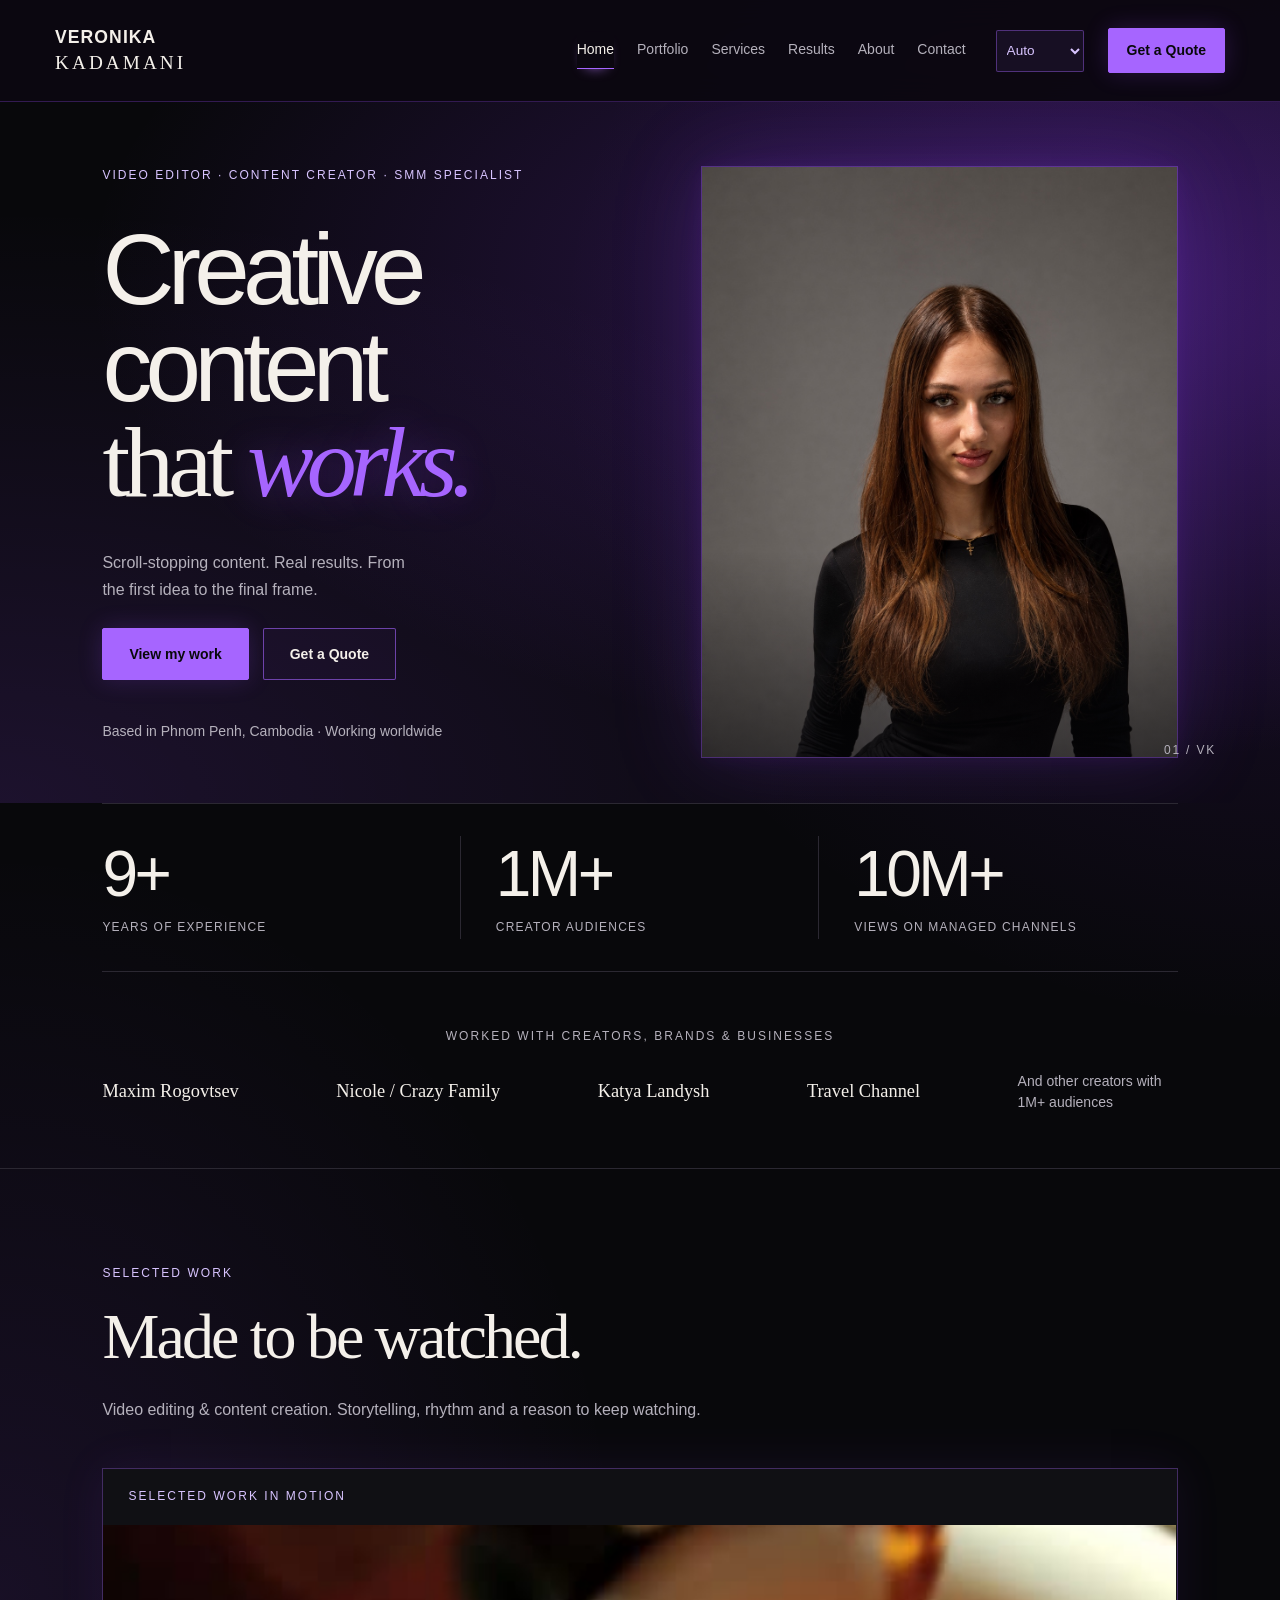
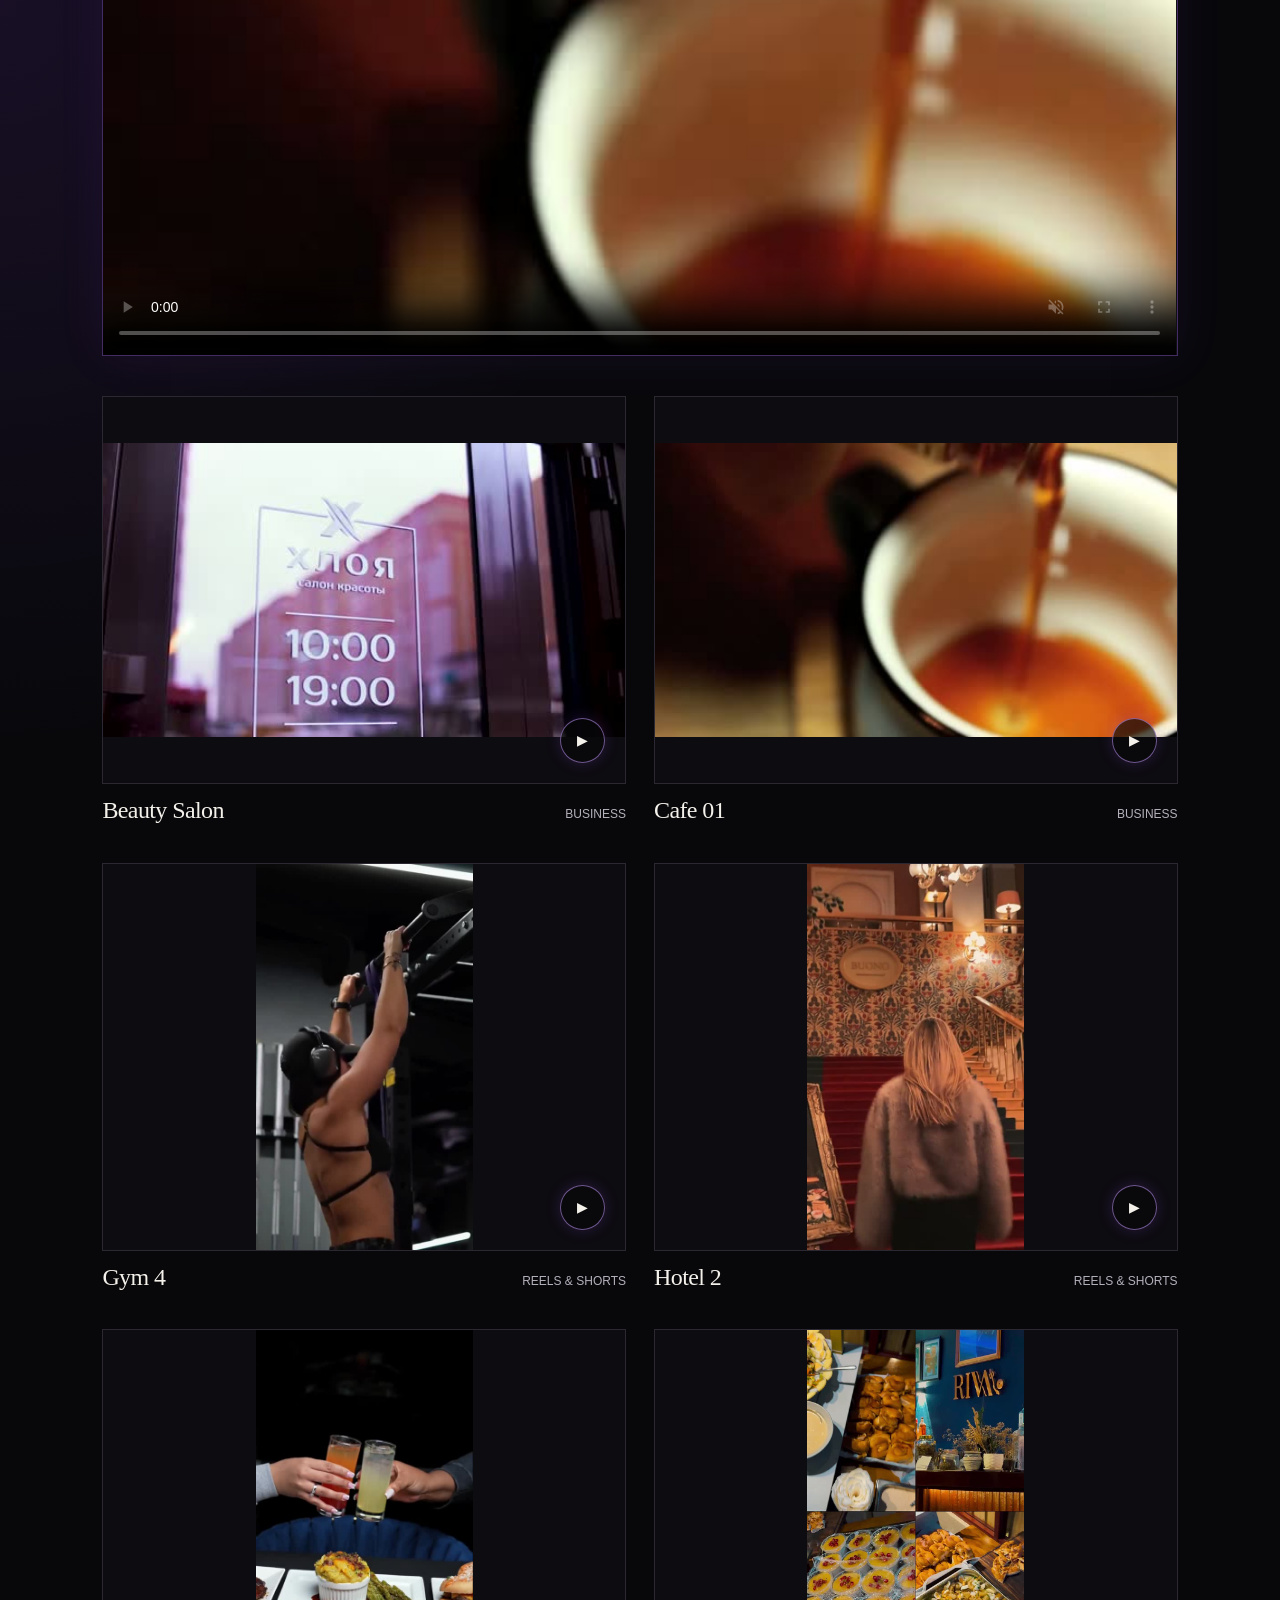
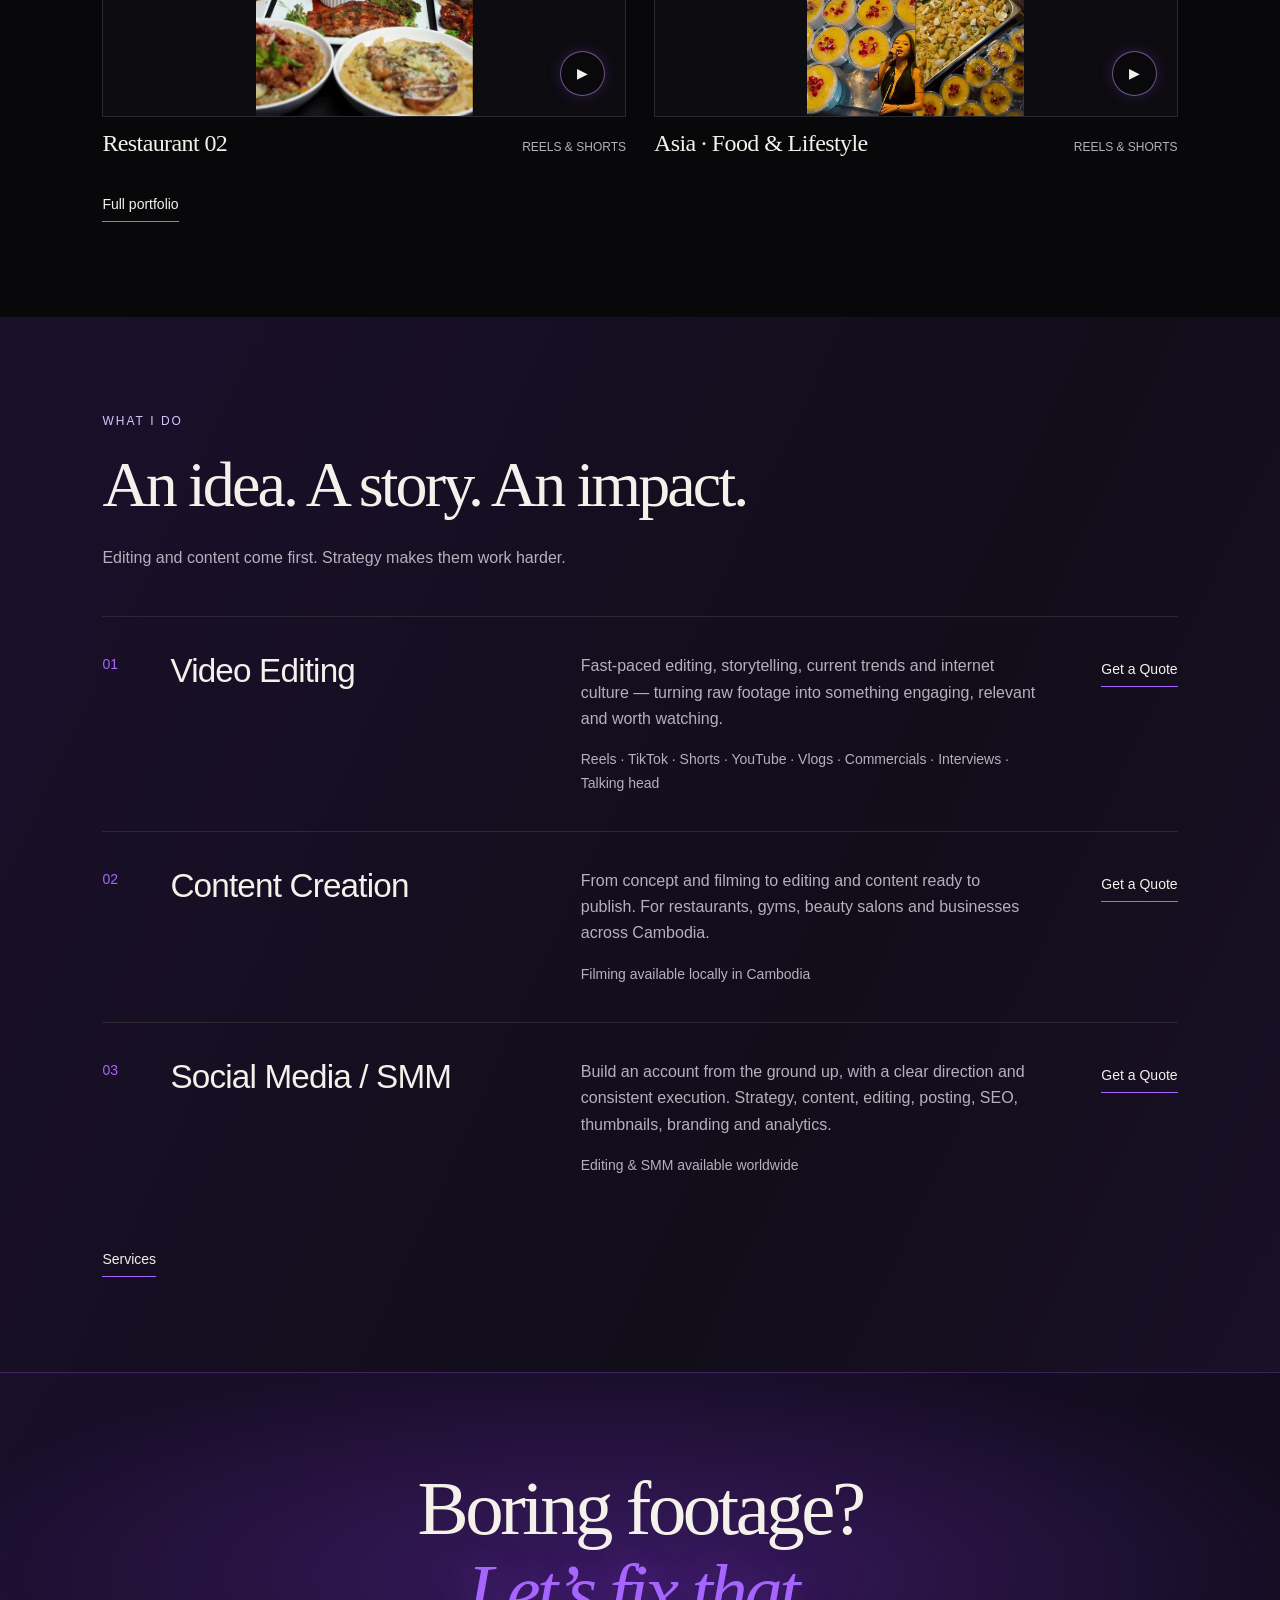
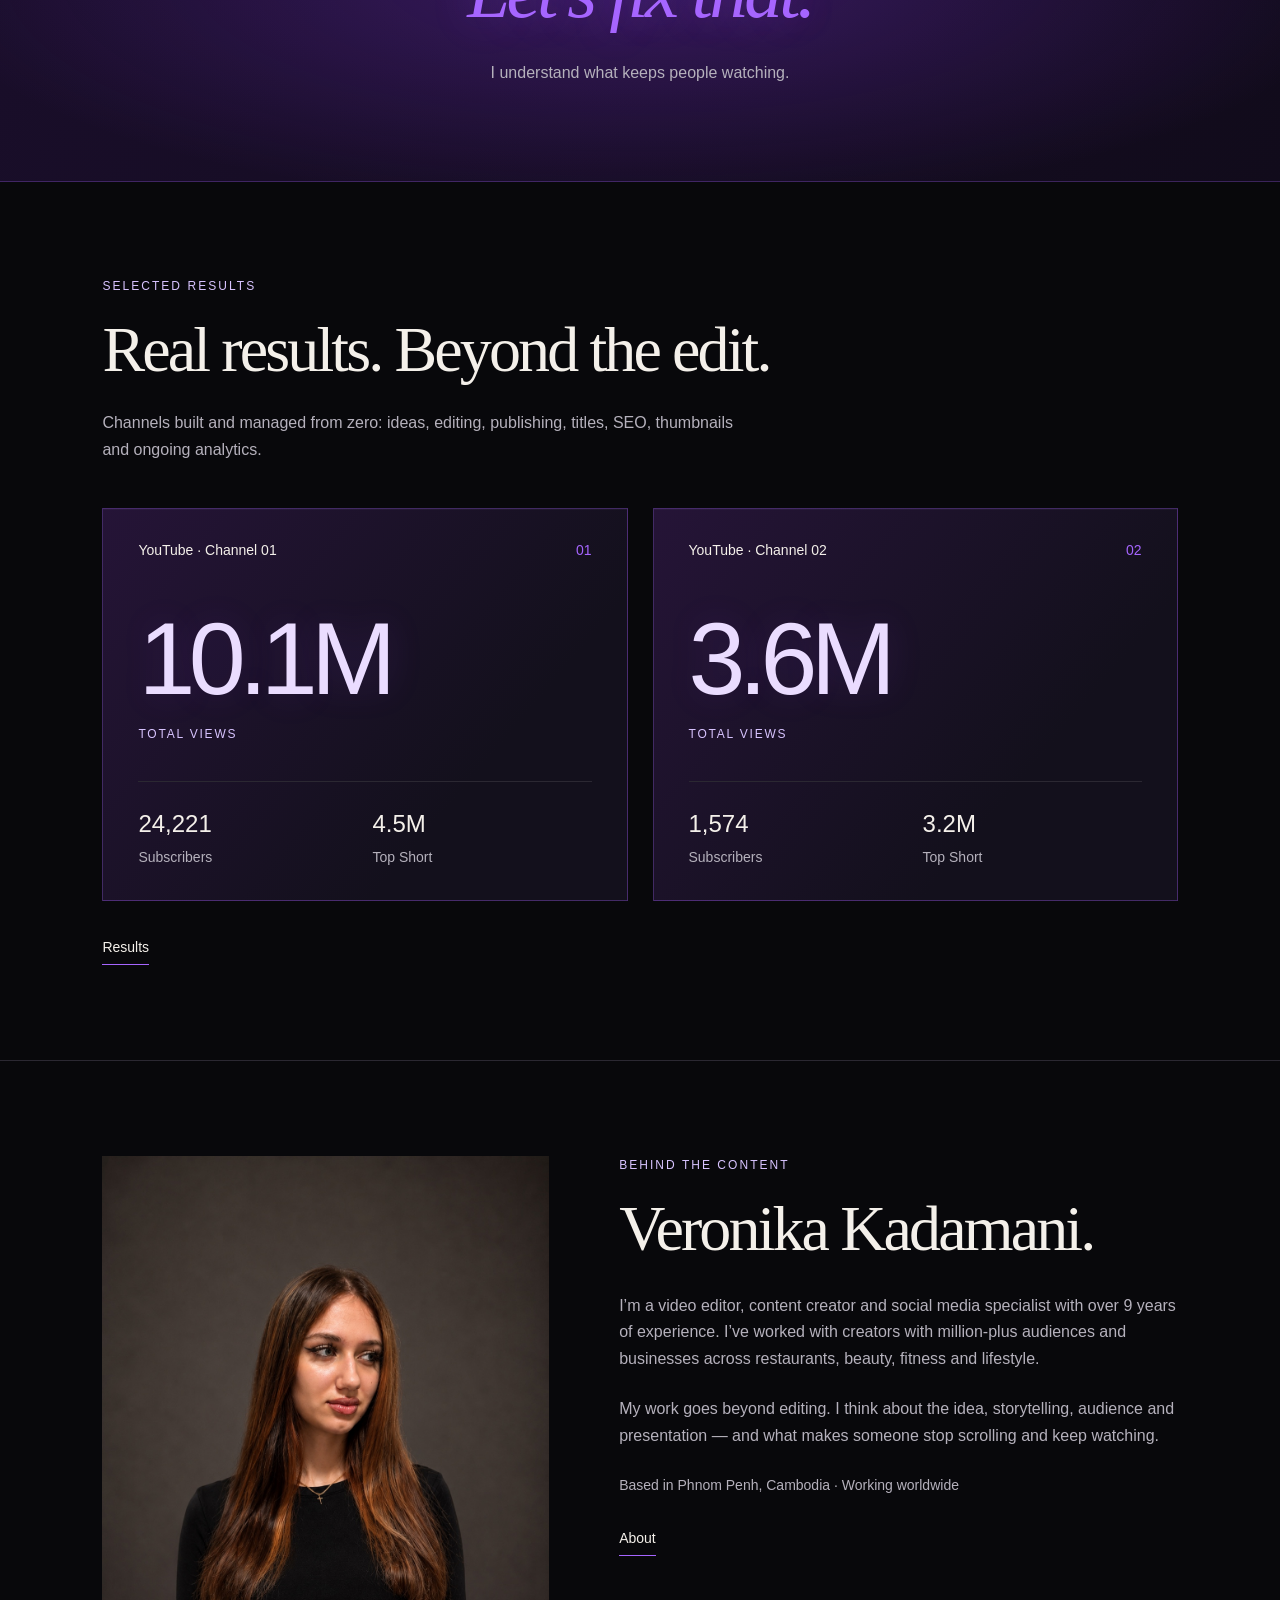
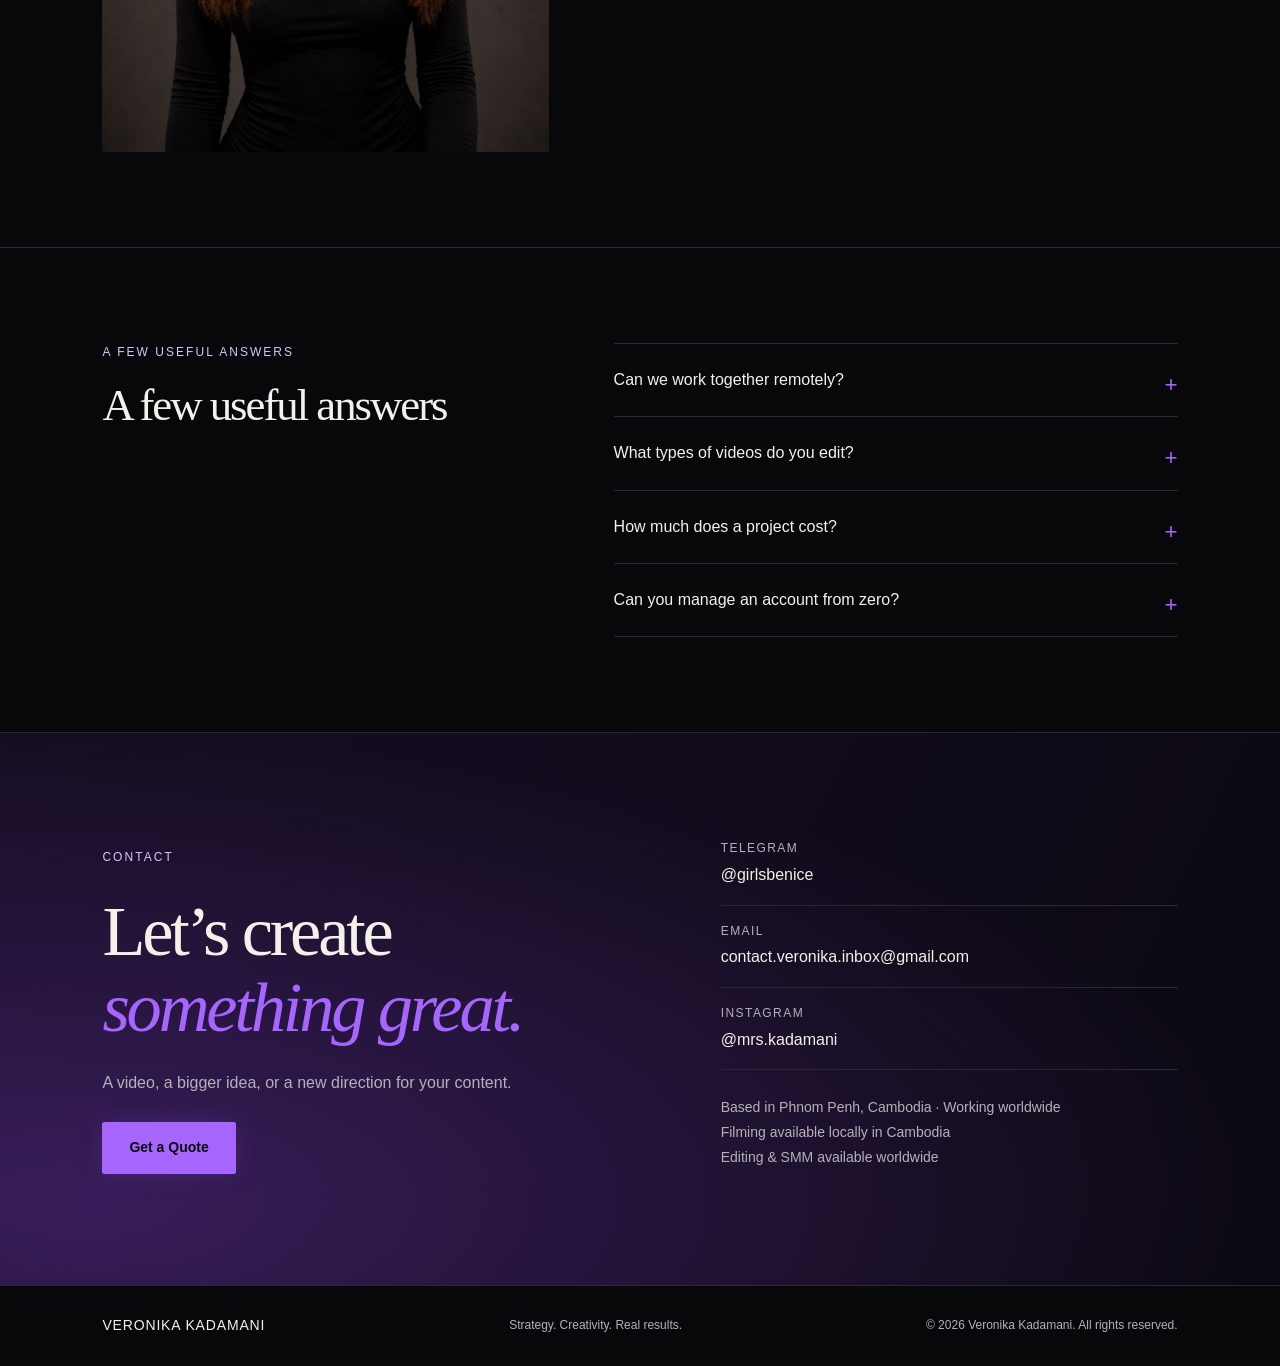
<file: index.html>
<!doctype html>
<html lang="en">
<head>
<meta charset="utf-8">
<meta name="viewport" content="width=device-width, initial-scale=1">
<meta name="theme-color" content="#08080B">
<meta name="description" content="Veronika Kadamani — video editing, content creation and social media strategy. Based in Phnom Penh, Cambodia. Working worldwide.">
<title>Veronika Kadamani — Video Editor · Content Creator · SMM Specialist</title>
<link rel="icon" href="assets/favicon.svg" type="image/svg+xml">
<link rel="stylesheet" href="assets/style.css?v=20261004-2">
<script defer src="assets/content.js?v=20261004-2"></script>
<script defer src="assets/app.js?v=20261004-2"></script>
</head>
<body data-page="home">
<div id="app"></div>
<noscript><main style="padding:40px"><h1>Veronika Kadamani</h1><p>Video Editor · Content Creator · SMM Specialist</p><p>Please enable JavaScript to explore the bilingual portfolio and project form.</p><p>Пожалуйста, включите JavaScript для просмотра портфолио и формы.</p><a href="mailto:contact.veronika.inbox@gmail.com">contact.veronika.inbox@gmail.com</a><p><a href="https://t.me/girlsbenice">Telegram @girlsbenice</a></p></main></noscript>
</body>
</html>
</file>
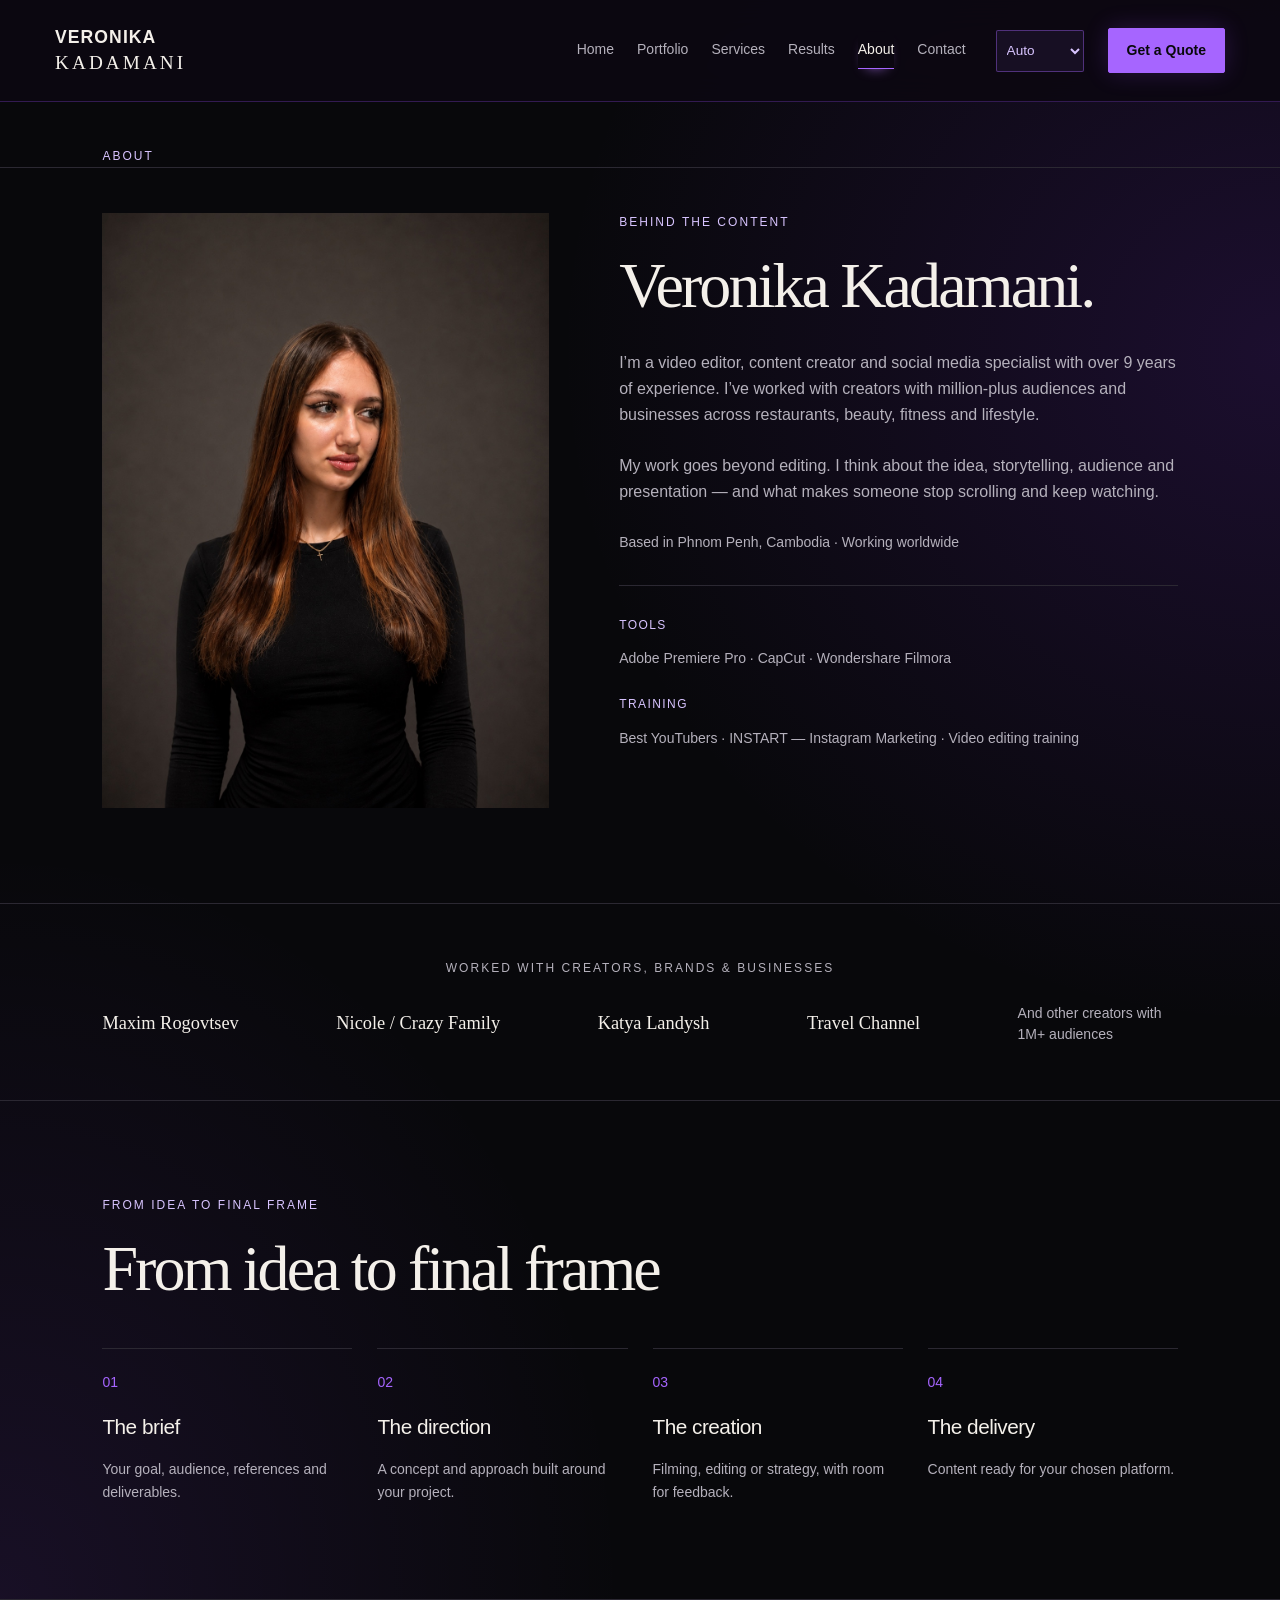
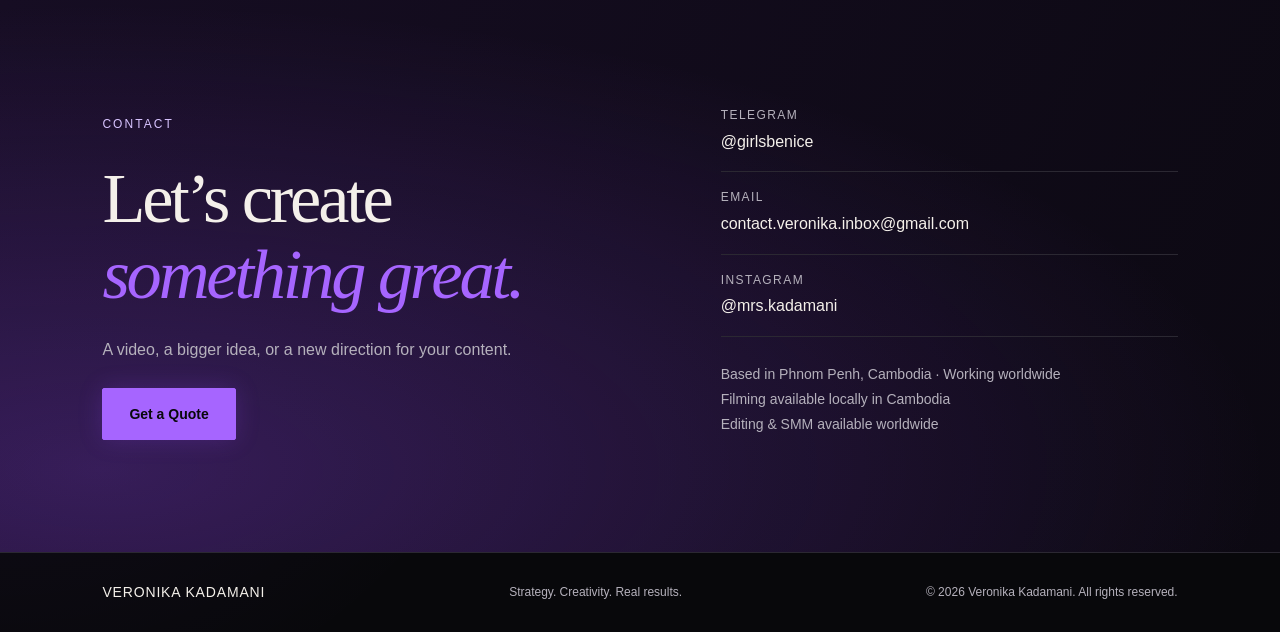
<file: about.html>
<!doctype html>
<html lang="en">
<head>
<meta charset="utf-8">
<meta name="viewport" content="width=device-width, initial-scale=1">
<meta name="theme-color" content="#08080B">
<meta name="description" content="Veronika Kadamani — video editing, content creation and social media strategy. Based in Phnom Penh, Cambodia. Working worldwide.">
<title>Veronika Kadamani — About</title>
<link rel="icon" href="assets/favicon.svg" type="image/svg+xml">
<link rel="stylesheet" href="assets/style.css?v=20261004-2">
<script defer src="assets/content.js?v=20261004-2"></script>
<script defer src="assets/app.js?v=20261004-2"></script>
</head>
<body data-page="about">
<div id="app"></div>
<noscript><main style="padding:40px"><h1>Veronika Kadamani</h1><p>Video Editor · Content Creator · SMM Specialist</p><p>Please enable JavaScript to explore the bilingual portfolio and project form.</p><p>Пожалуйста, включите JavaScript для просмотра портфолио и формы.</p><a href="mailto:contact.veronika.inbox@gmail.com">contact.veronika.inbox@gmail.com</a><p><a href="https://t.me/girlsbenice">Telegram @girlsbenice</a></p></main></noscript>
</body>
</html>
</file>
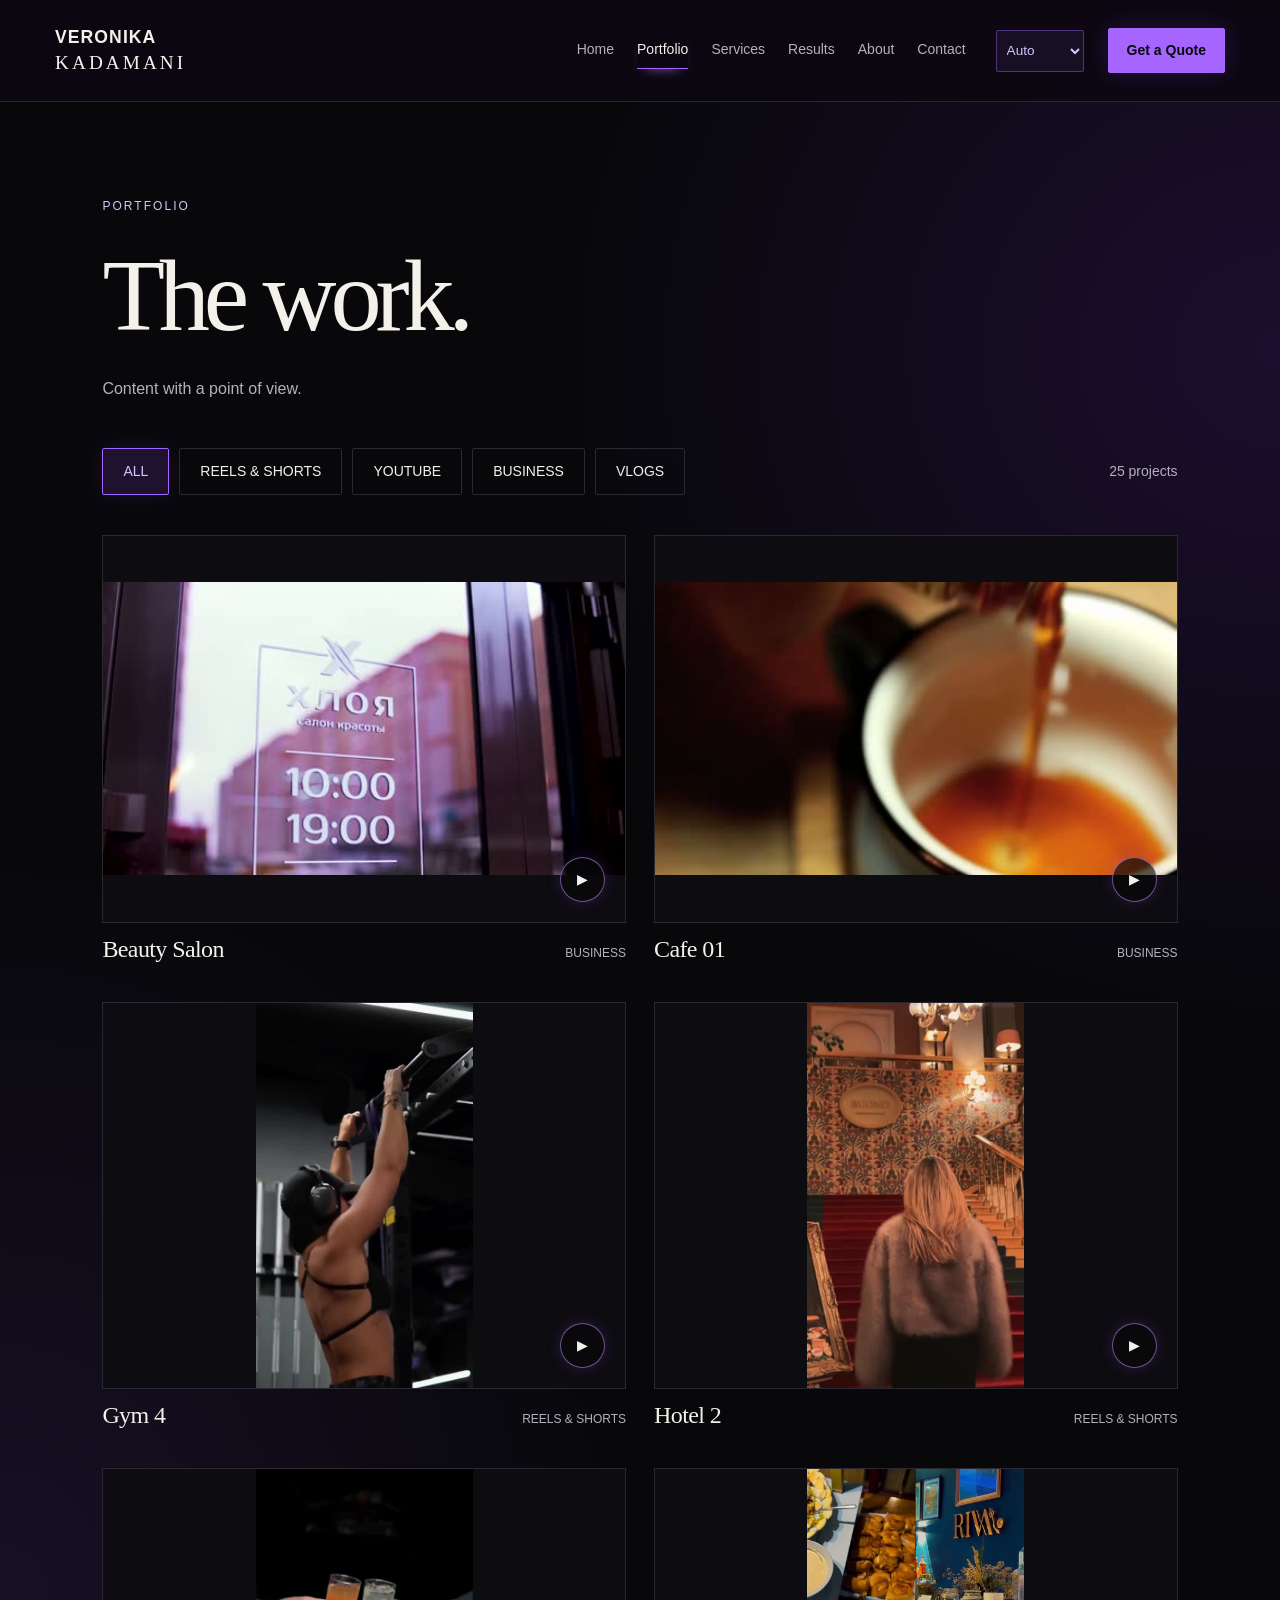
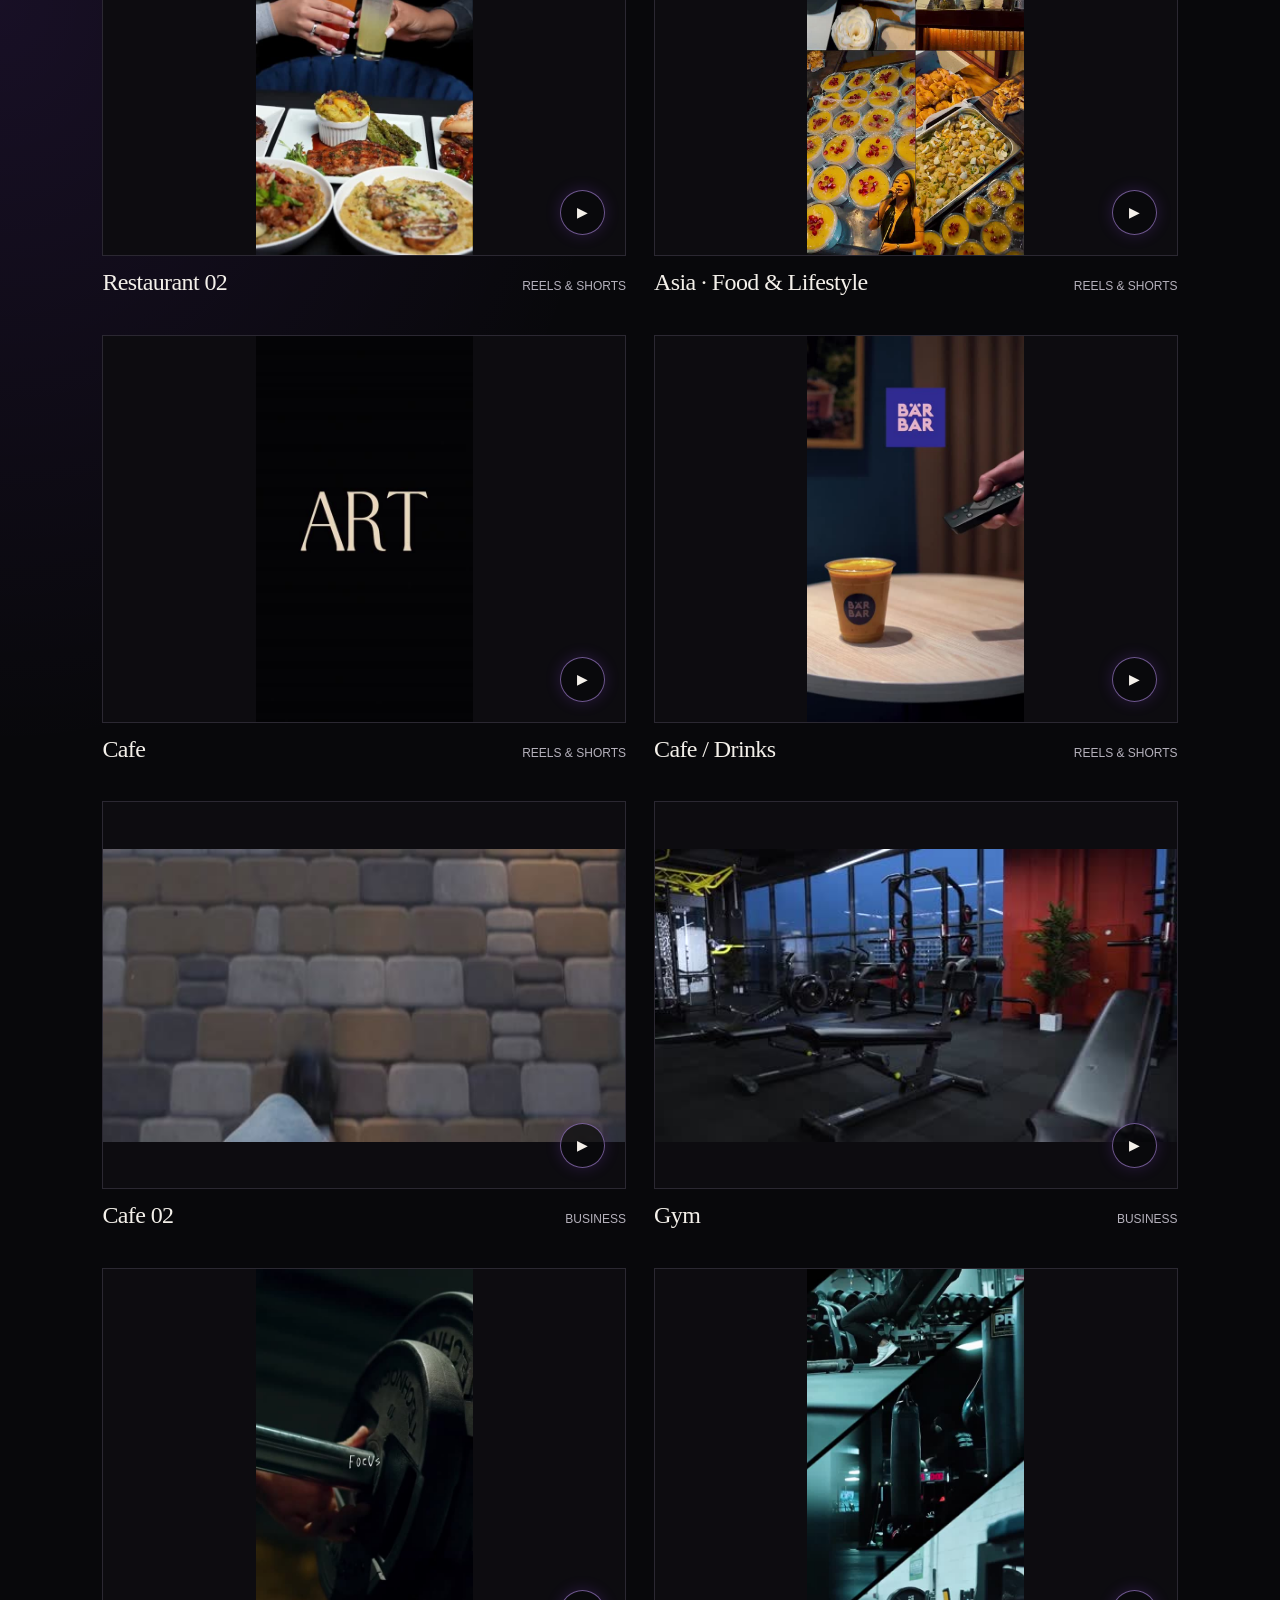
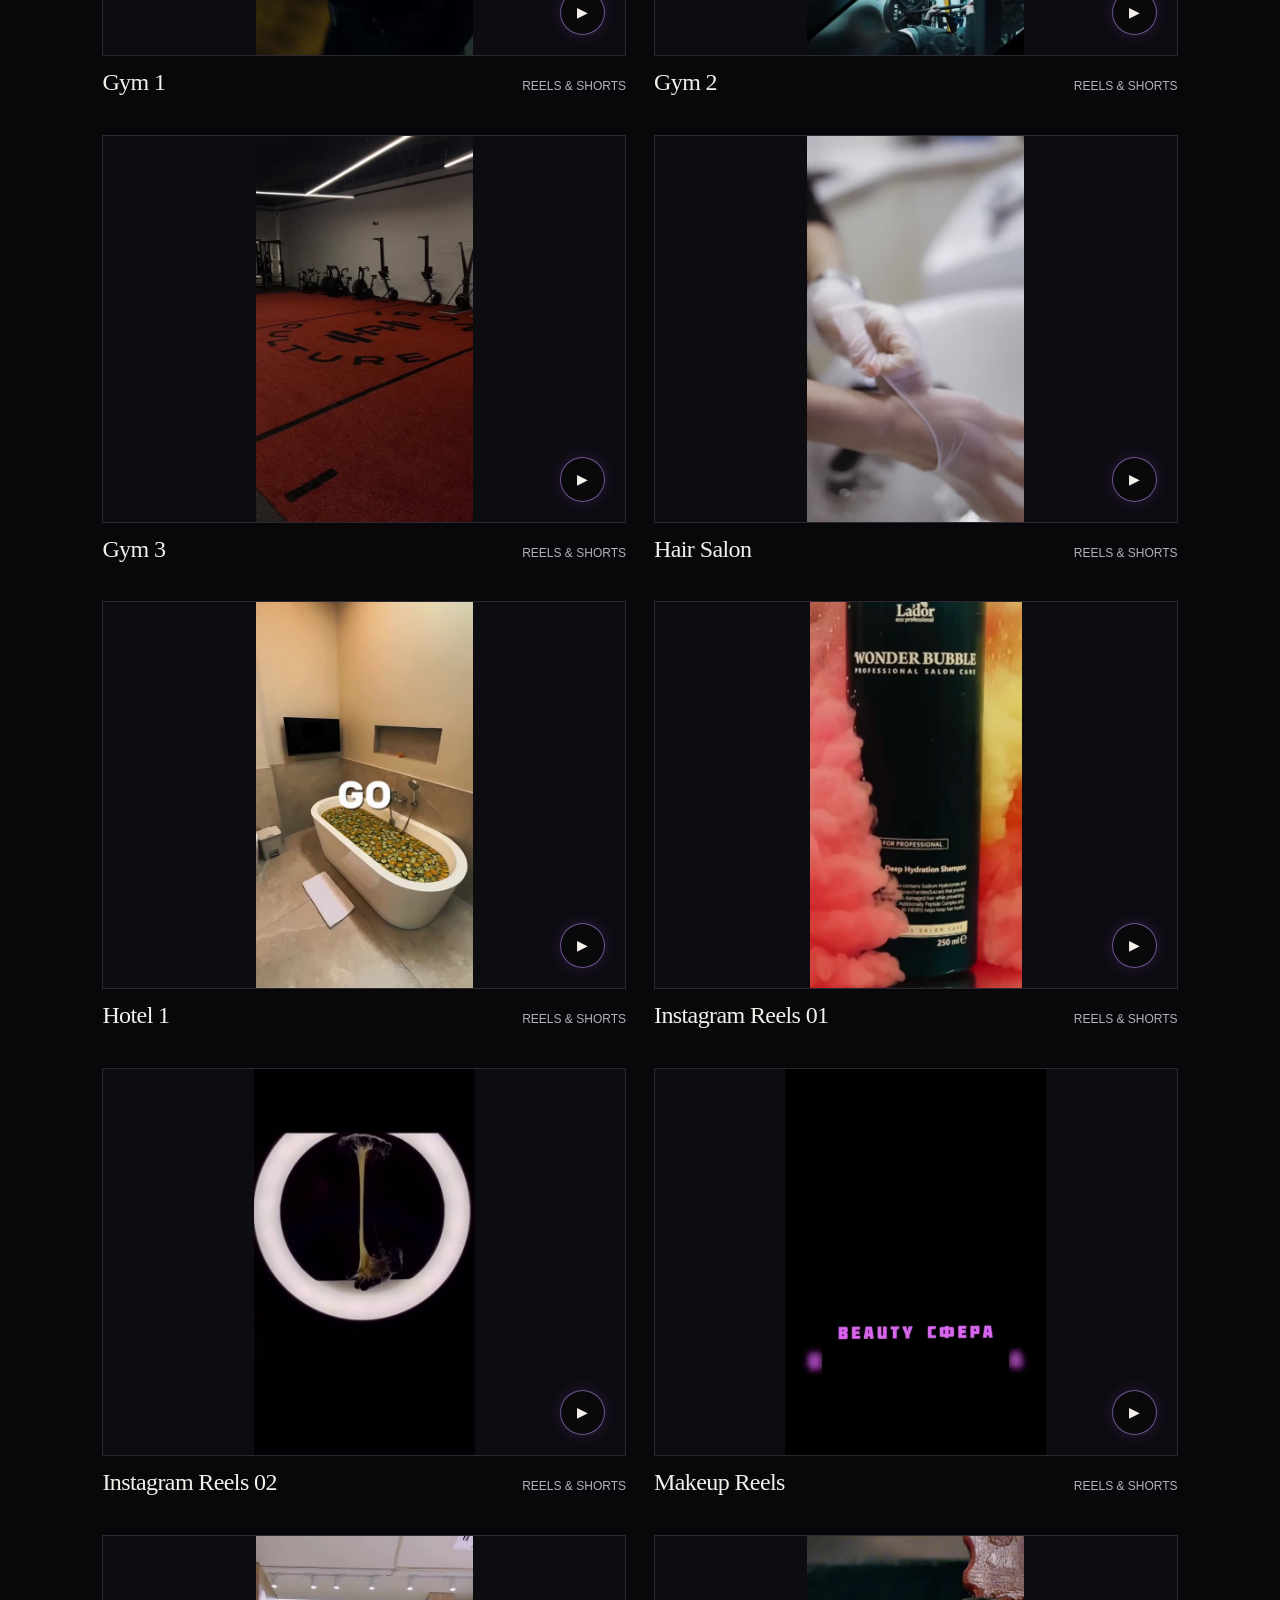
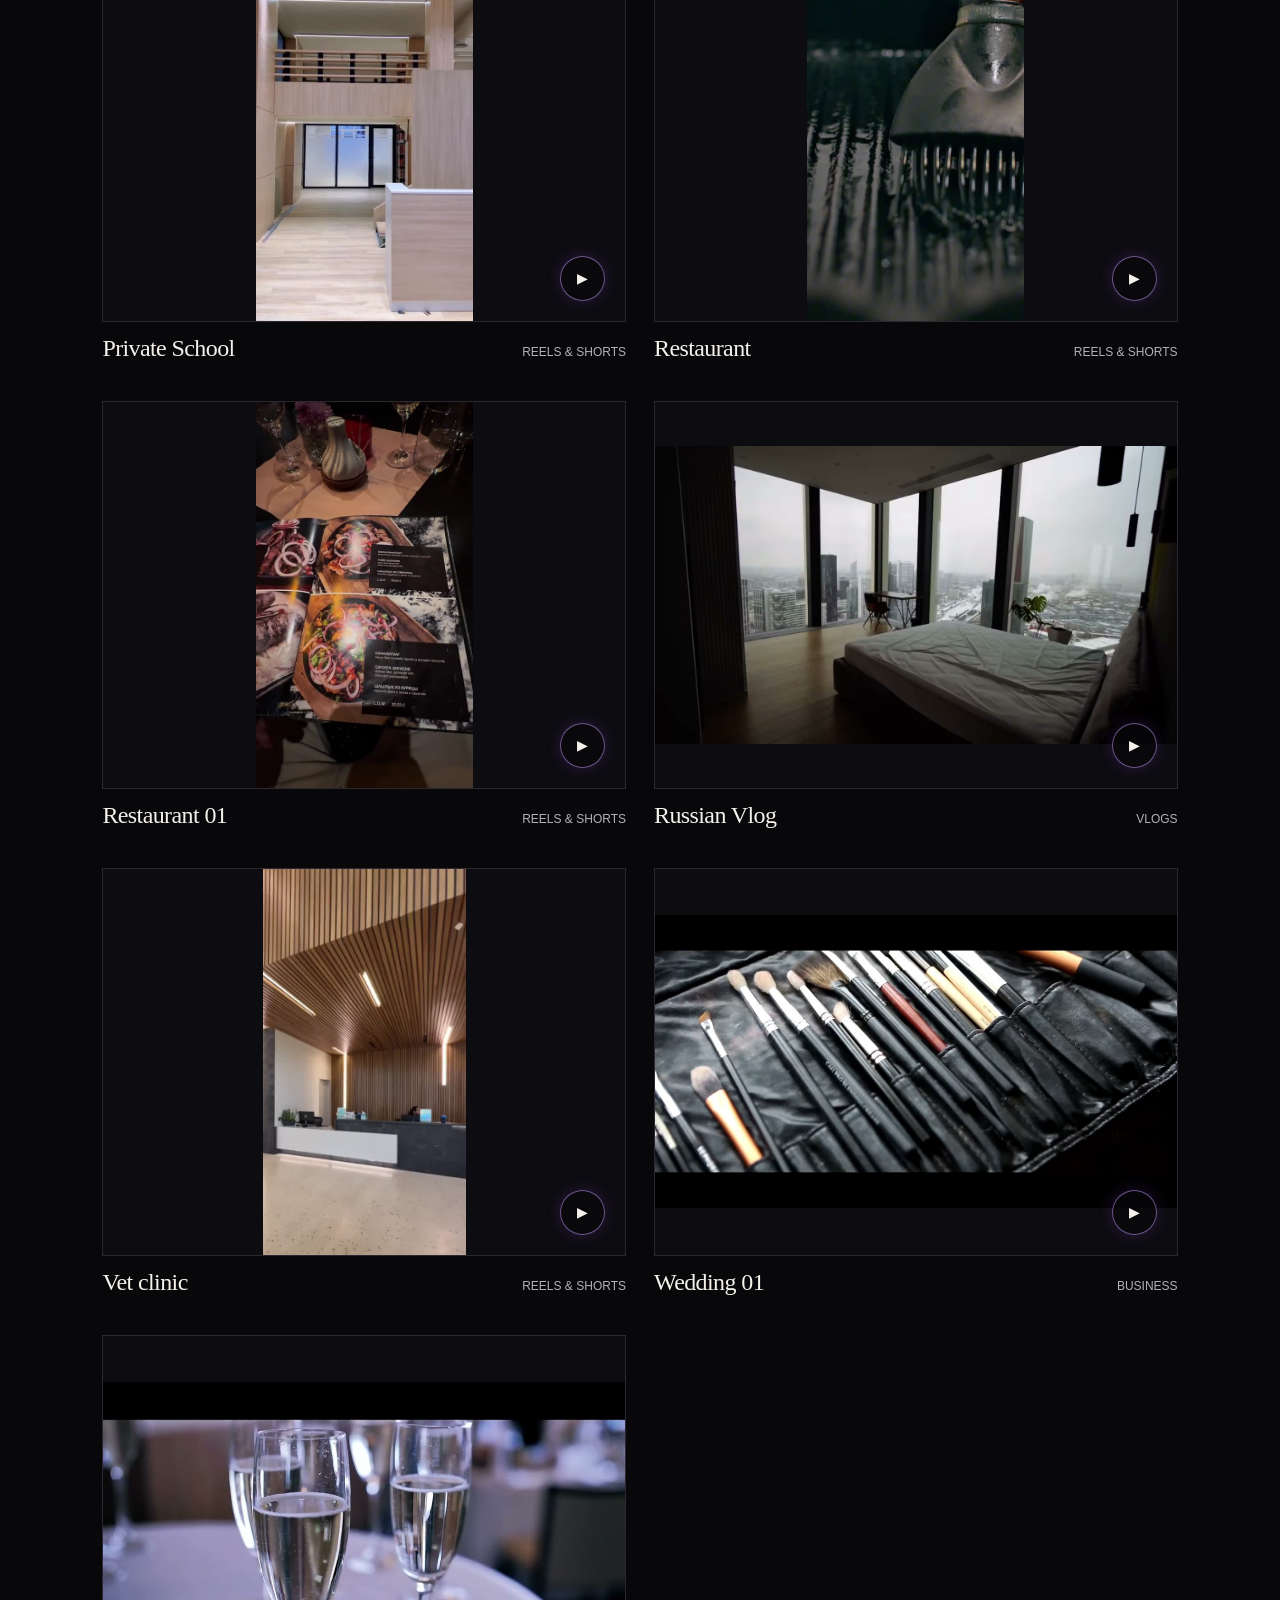
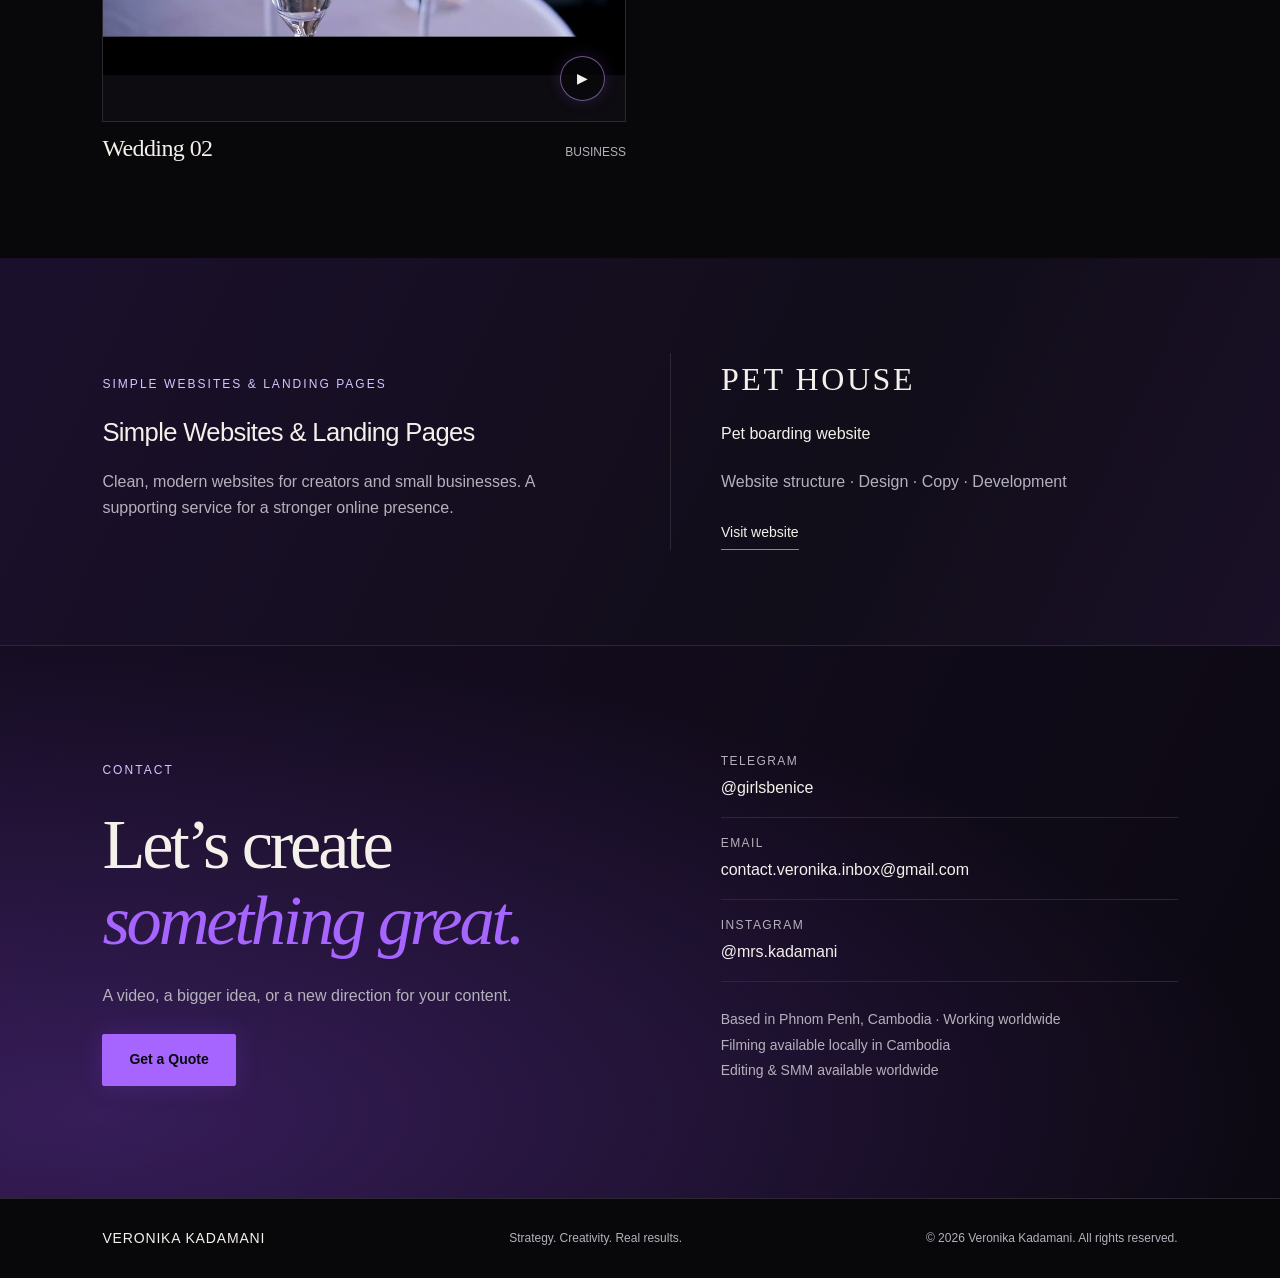
<file: portfolio.html>
<!doctype html>
<html lang="en">
<head>
<meta charset="utf-8">
<meta name="viewport" content="width=device-width, initial-scale=1">
<meta name="theme-color" content="#08080B">
<meta name="description" content="Veronika Kadamani — video editing, content creation and social media strategy. Based in Phnom Penh, Cambodia. Working worldwide.">
<title>Veronika Kadamani — Portfolio</title>
<link rel="icon" href="assets/favicon.svg" type="image/svg+xml">
<link rel="stylesheet" href="assets/style.css?v=20261004-2">
<script defer src="assets/content.js?v=20261004-2"></script>
<script defer src="assets/app.js?v=20261004-2"></script>
</head>
<body data-page="portfolio">
<div id="app"></div>
<noscript><main style="padding:40px"><h1>Veronika Kadamani</h1><p>Video Editor · Content Creator · SMM Specialist</p><p>Please enable JavaScript to explore the bilingual portfolio and project form.</p><p>Пожалуйста, включите JavaScript для просмотра портфолио и формы.</p><a href="mailto:contact.veronika.inbox@gmail.com">contact.veronika.inbox@gmail.com</a><p><a href="https://t.me/girlsbenice">Telegram @girlsbenice</a></p></main></noscript>
</body>
</html>
</file>
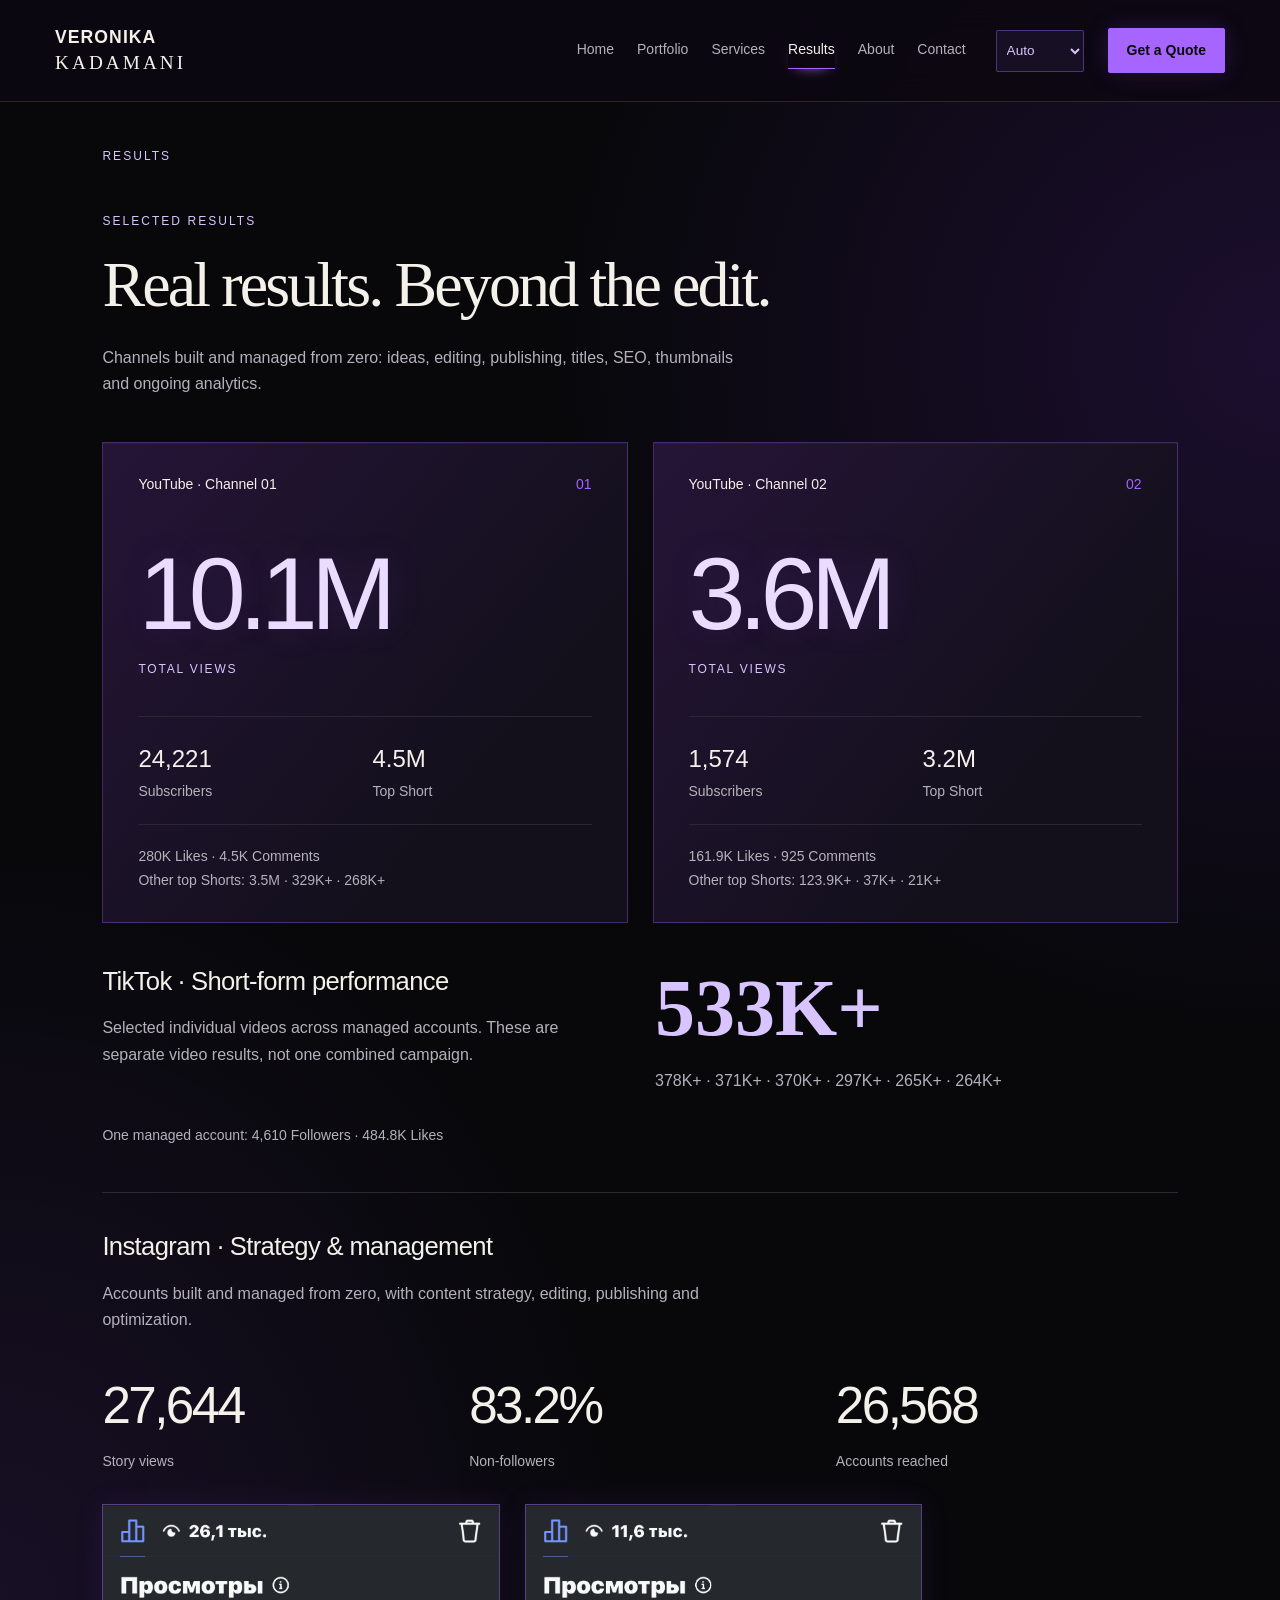
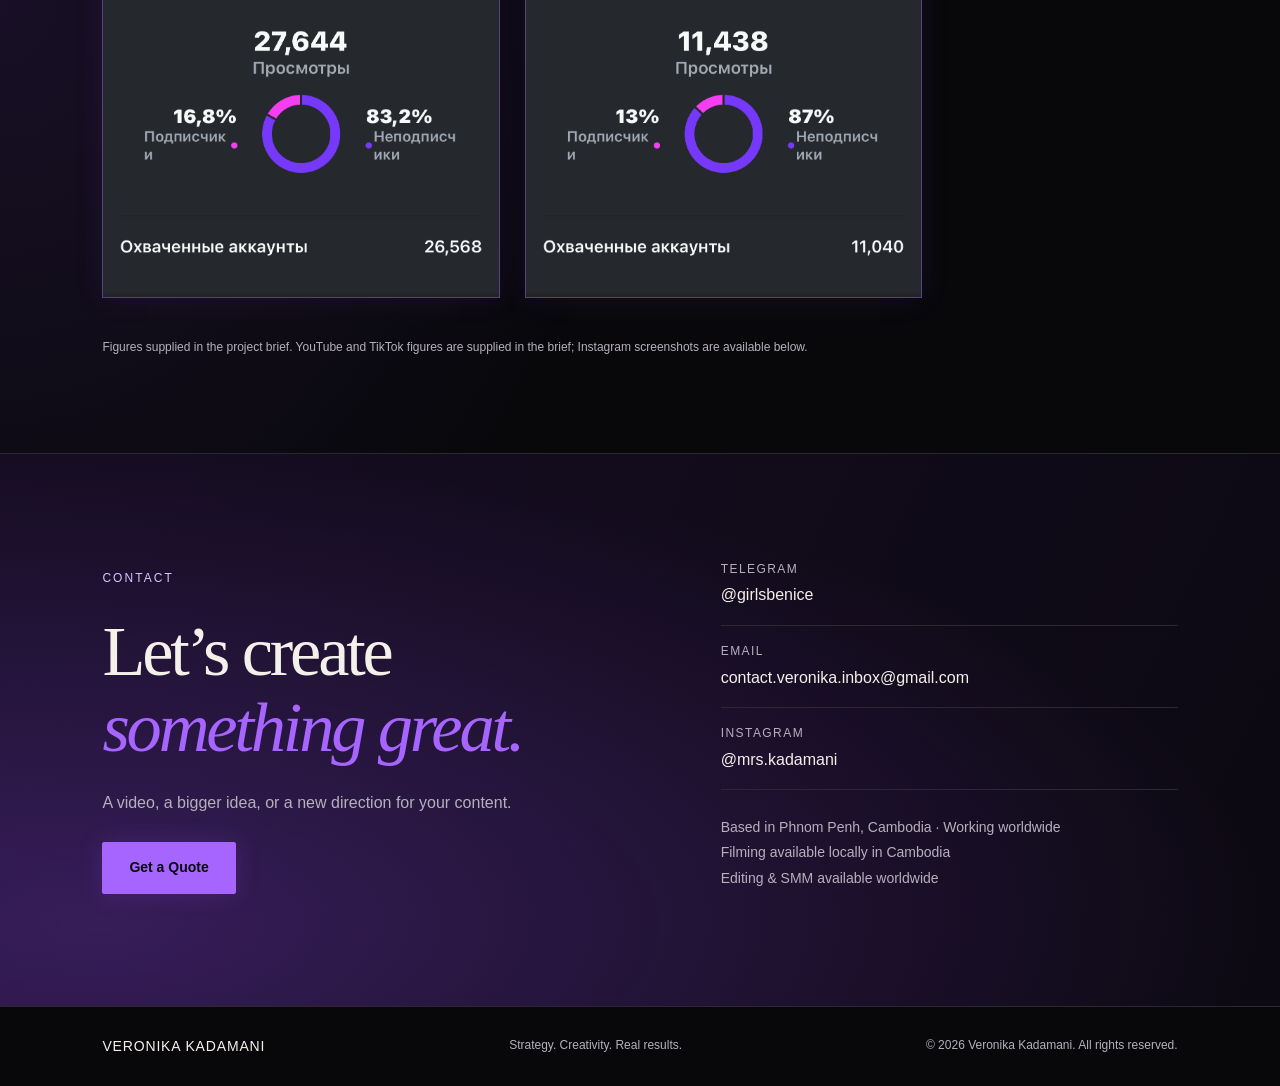
<file: results.html>
<!doctype html>
<html lang="en">
<head>
<meta charset="utf-8">
<meta name="viewport" content="width=device-width, initial-scale=1">
<meta name="theme-color" content="#08080B">
<meta name="description" content="Veronika Kadamani — video editing, content creation and social media strategy. Based in Phnom Penh, Cambodia. Working worldwide.">
<title>Veronika Kadamani — Results</title>
<link rel="icon" href="assets/favicon.svg" type="image/svg+xml">
<link rel="stylesheet" href="assets/style.css?v=20261004-2">
<script defer src="assets/content.js?v=20261004-2"></script>
<script defer src="assets/app.js?v=20261004-2"></script>
</head>
<body data-page="results">
<div id="app"></div>
<noscript><main style="padding:40px"><h1>Veronika Kadamani</h1><p>Video Editor · Content Creator · SMM Specialist</p><p>Please enable JavaScript to explore the bilingual portfolio and project form.</p><p>Пожалуйста, включите JavaScript для просмотра портфолио и формы.</p><a href="mailto:contact.veronika.inbox@gmail.com">contact.veronika.inbox@gmail.com</a><p><a href="https://t.me/girlsbenice">Telegram @girlsbenice</a></p></main></noscript>
</body>
</html>
</file>
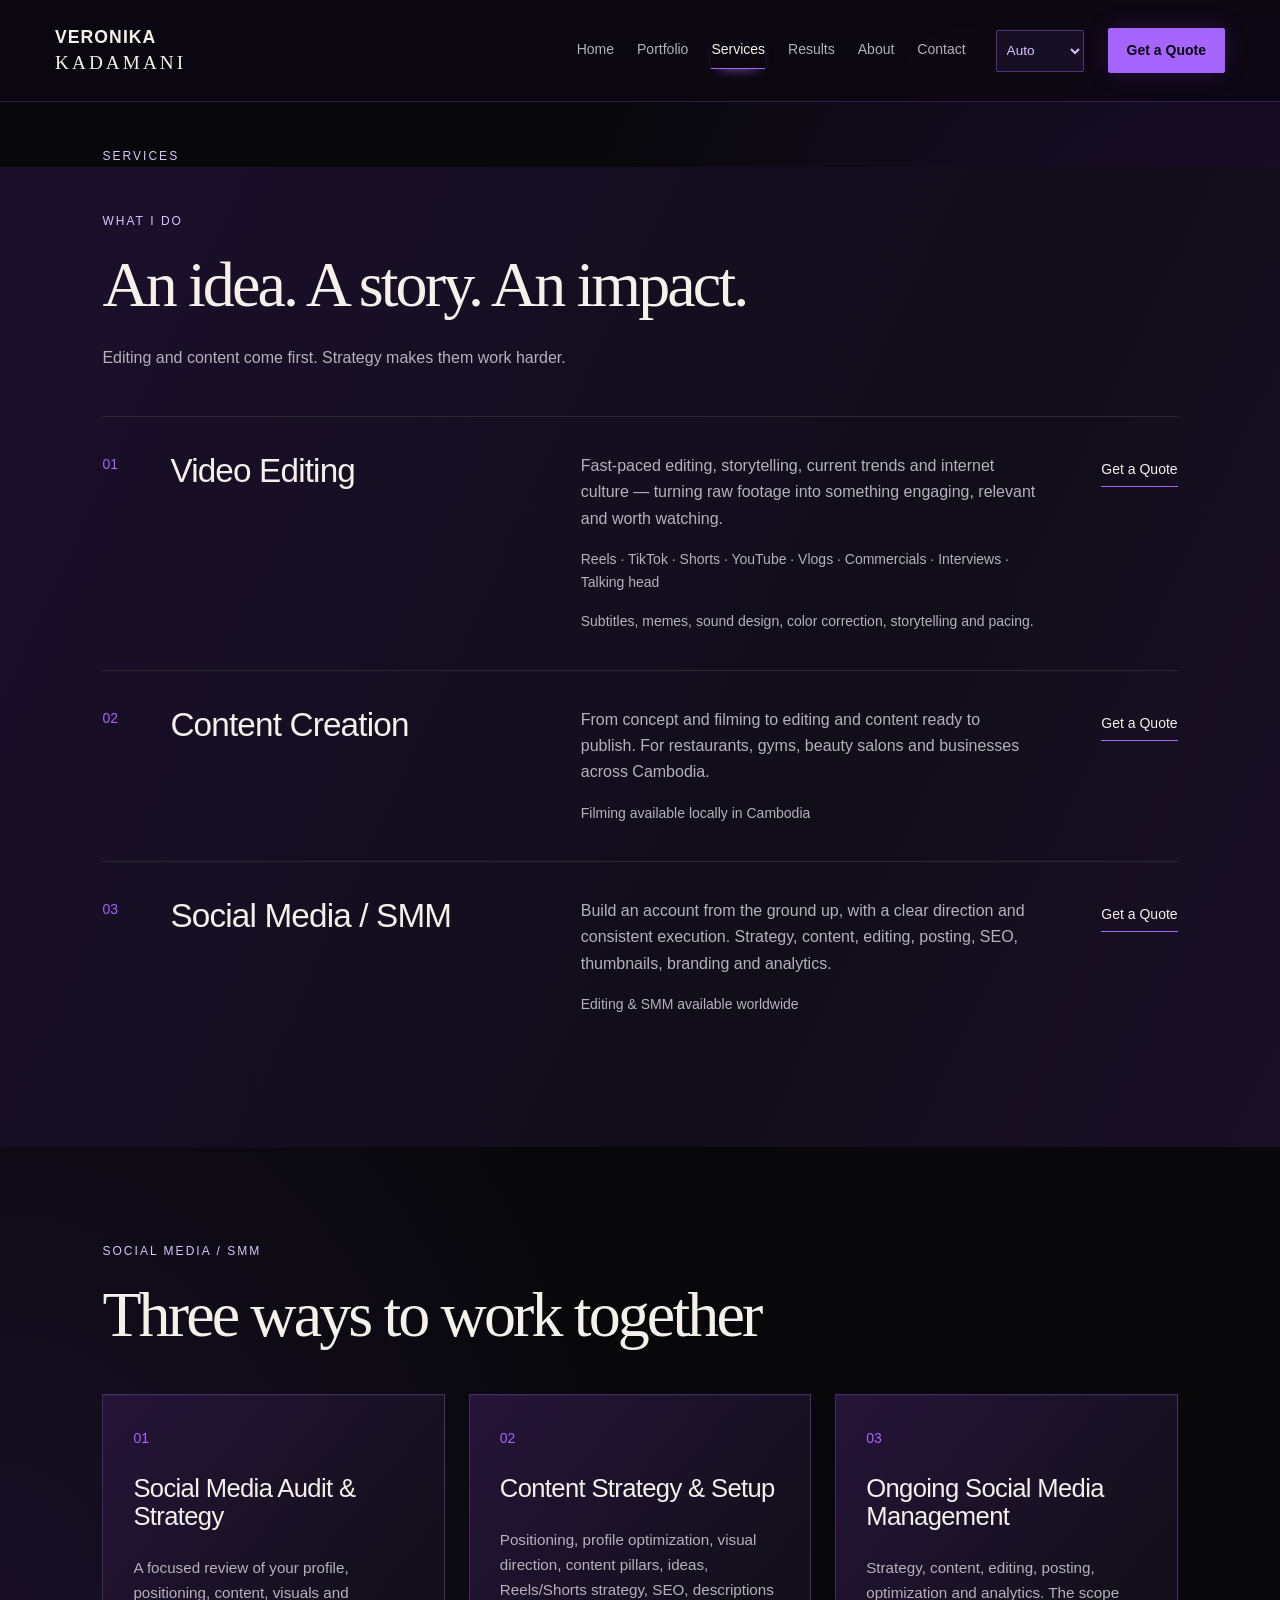
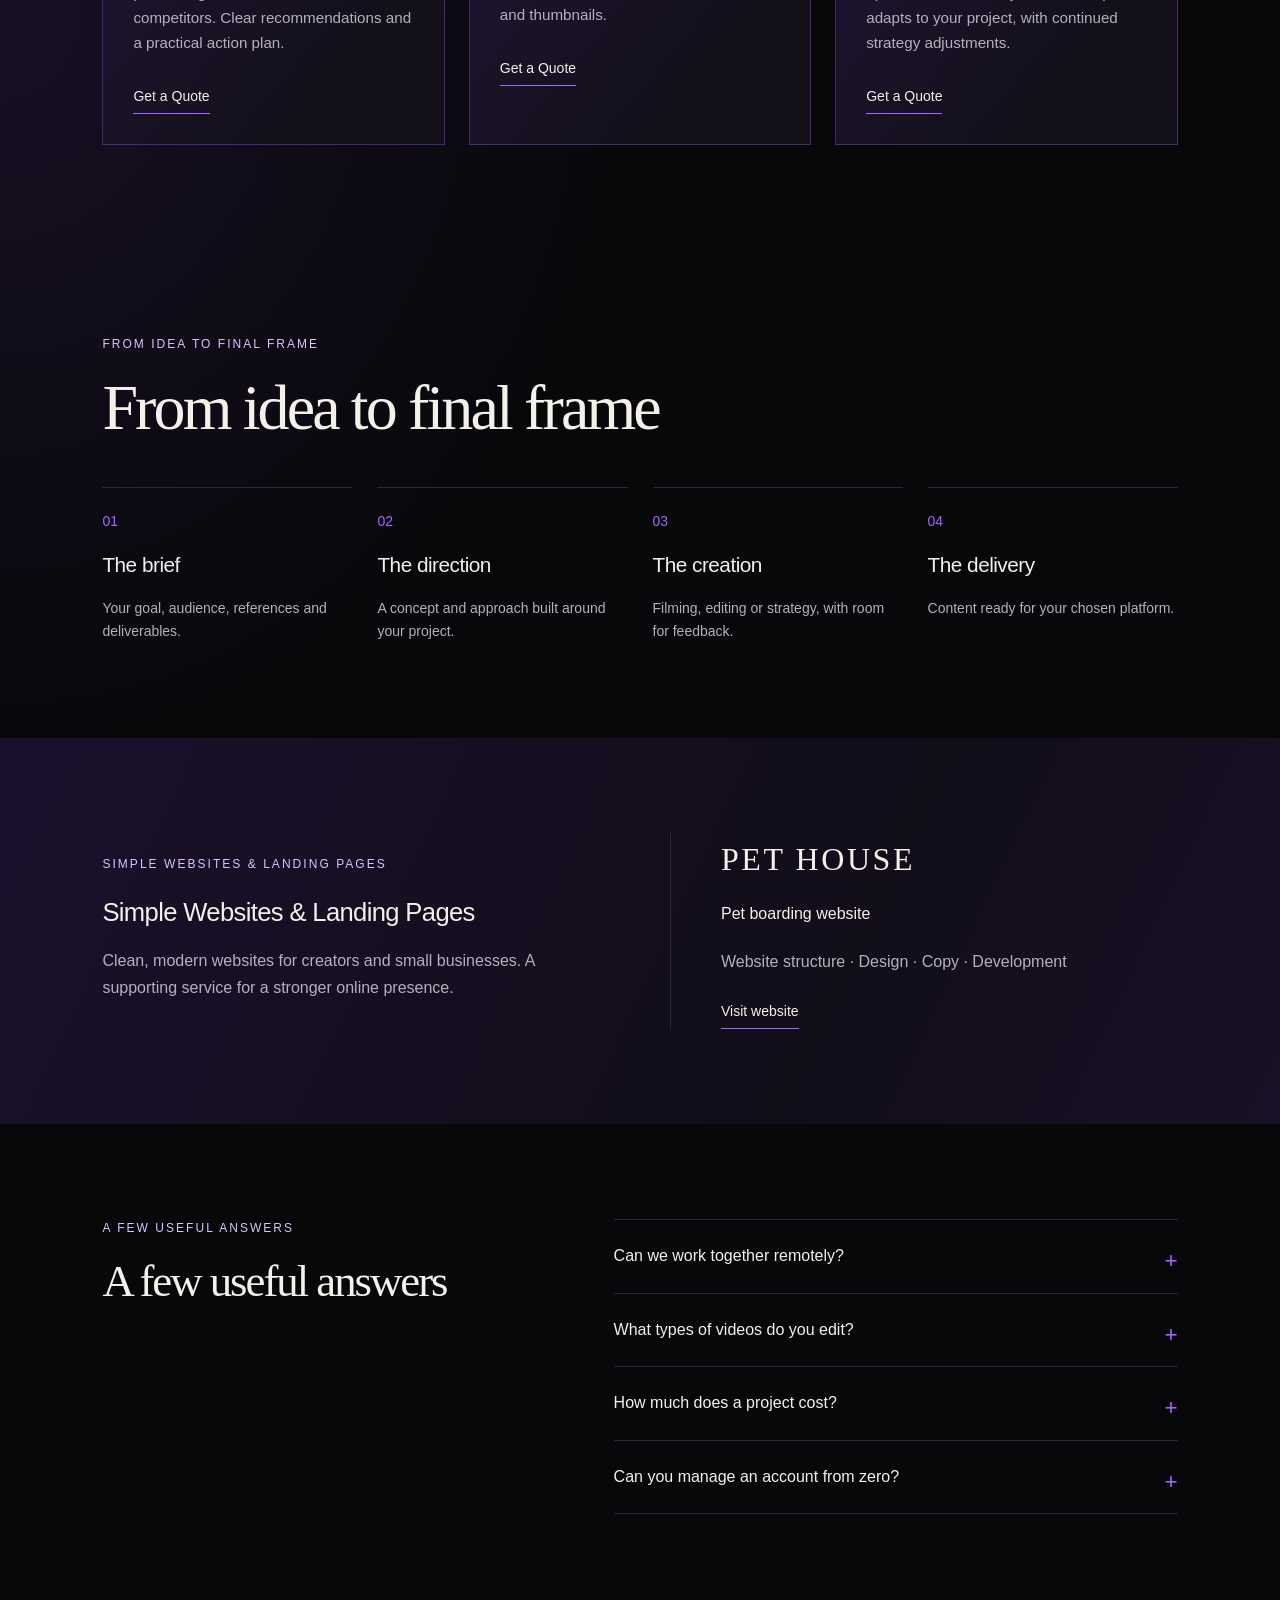
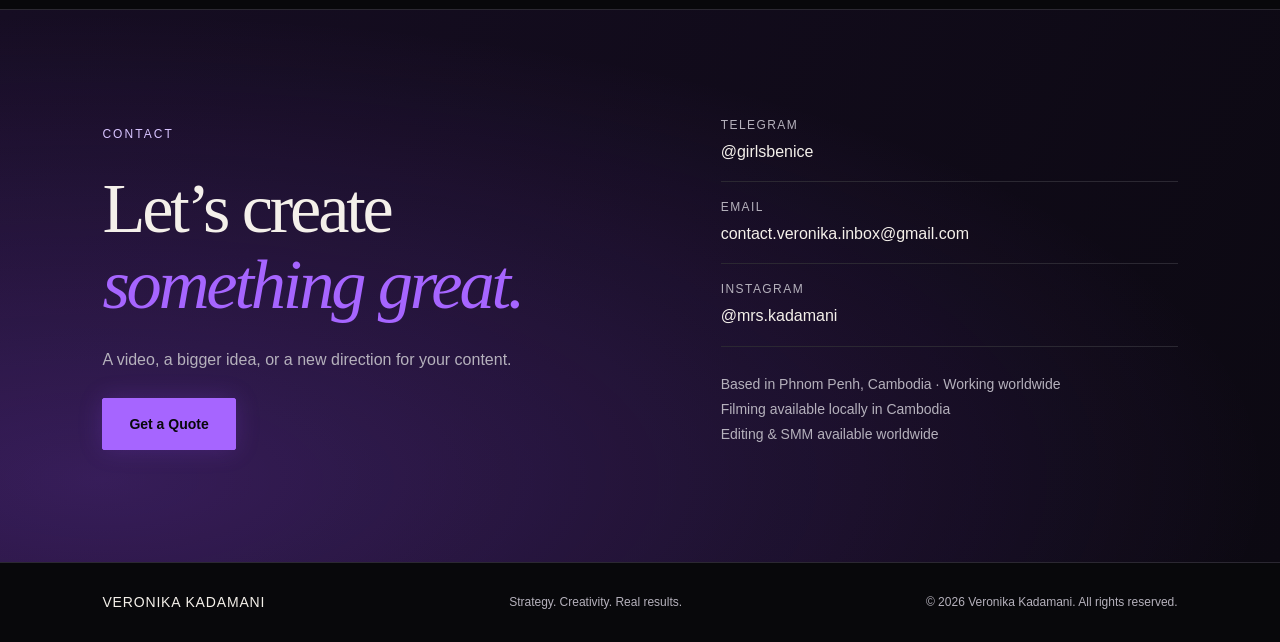
<file: services.html>
<!doctype html>
<html lang="en">
<head>
<meta charset="utf-8">
<meta name="viewport" content="width=device-width, initial-scale=1">
<meta name="theme-color" content="#08080B">
<meta name="description" content="Veronika Kadamani — video editing, content creation and social media strategy. Based in Phnom Penh, Cambodia. Working worldwide.">
<title>Veronika Kadamani — Services</title>
<link rel="icon" href="assets/favicon.svg" type="image/svg+xml">
<link rel="stylesheet" href="assets/style.css?v=20261004-2">
<script defer src="assets/content.js?v=20261004-2"></script>
<script defer src="assets/app.js?v=20261004-2"></script>
</head>
<body data-page="services">
<div id="app"></div>
<noscript><main style="padding:40px"><h1>Veronika Kadamani</h1><p>Video Editor · Content Creator · SMM Specialist</p><p>Please enable JavaScript to explore the bilingual portfolio and project form.</p><p>Пожалуйста, включите JavaScript для просмотра портфолио и формы.</p><a href="mailto:contact.veronika.inbox@gmail.com">contact.veronika.inbox@gmail.com</a><p><a href="https://t.me/girlsbenice">Telegram @girlsbenice</a></p></main></noscript>
</body>
</html>
</file>
<file: assets/style.css>
@charset "UTF-8";
:root{--bg:#08080b;--surface:#101014;--text:#f4f0ea;--muted:#b5b1bc;--violet:#a665ff;--lavender:#d8c4ff;--line:#2b2832;--sans:Arial,Helvetica,sans-serif;--serif:Georgia,'Times New Roman',serif;color-scheme:dark}
*{box-sizing:border-box}html{scroll-behavior:smooth;scroll-padding-top:110px}body{margin:0;background:var(--bg);color:var(--text);font:16px/1.65 var(--sans)}button,input,select,textarea{font:inherit}button,a,input,select,textarea{-webkit-tap-highlight-color:transparent}button{cursor:pointer}a{color:inherit;text-decoration:none}button{color:inherit}button:disabled{cursor:wait;opacity:.6}img,video{display:block;max-width:100%}h1,h2,h3,h4,p,figure{margin:0}h1,h2,h3{line-height:1.08;font-weight:400}h2{font-family:var(--serif);font-size:clamp(2.6rem,5vw,4.8rem);letter-spacing:-.045em}h3{font-size:1.6rem;letter-spacing:-.025em}p{color:var(--muted)}em{color:var(--violet);font-family:var(--serif);font-weight:400}button{border:0;background:none}a,button{touch-action:manipulation}:focus-visible{outline:2px solid var(--lavender);outline-offset:6px}::selection{background:var(--violet);color:#08080b}[hidden]{display:none!important}.skip{position:fixed;top:-100px;z-index:100;background:var(--text);color:var(--bg);padding:12px}.skip:focus{top:10px}
.header{position:sticky;top:0;z-index:20;display:flex;align-items:center;gap:30px;min-height:102px;padding:18px 4.3%;background:#08080bf2;border-bottom:1px solid var(--line);backdrop-filter:blur(16px)}.wordmark{font-size:1.1rem;line-height:1.1;letter-spacing:.06em;font-weight:700;white-space:nowrap}.wordmark span{display:block;font-family:var(--serif);font-size:1.2rem;font-weight:400;letter-spacing:.16em;margin-top:5px}nav{display:flex;gap:23px;margin-left:auto;font-size:.875rem}nav a{padding:6px 0;color:var(--muted)}nav a:hover,nav a[aria-current]{color:var(--text)}nav a[aria-current]{border-bottom:1px solid var(--violet)}.header-actions{display:flex;align-items:center;gap:24px}.language{display:flex;align-items:center;gap:7px;font-size:.875rem}.language span{color:#605669}.language button{padding:5px 2px;color:var(--muted)}.language button[aria-pressed=true]{color:var(--lavender)}.button{display:inline-flex;justify-content:center;align-items:center;min-height:52px;padding:13px 26px;background:var(--violet);color:#08080b;border:1px solid var(--violet);border-radius:2px;font-size:.875rem;font-weight:700;text-align:center;transition:background .2s,box-shadow .2s}.button:hover{background:#bd8bff;box-shadow:0 0 30px #9b4dff25}.button-small{padding:10px 18px;min-height:43px}.button-outline{background:transparent;color:var(--text);border-color:#6b4d8c}.button-outline:hover{background:#20122f}.menu-button{display:none;min-width:44px;min-height:44px}.menu-button span{display:block;width:23px;height:1px;background:var(--text);margin:7px auto}.eyebrow{font-size:.75rem;letter-spacing:.17em;text-transform:uppercase;color:var(--lavender);margin-bottom:24px}.hero{position:relative;min-height:700px;padding:64px 8% 45px;overflow:hidden;background:radial-gradient(ellipse at 92% 12%,#9b4dff19,transparent 55%)}.hero h1{font-size:clamp(4.6rem,10vw,9.5rem);letter-spacing:-.068em;line-height:.97;font-weight:500}.hero h1>span{display:block}.hero h1 .hero-last{font-family:var(--serif);letter-spacing:-.06em}.hero h1 em{letter-spacing:-.07em}.hero .eyebrow{margin-bottom:36px}.hero-bottom{display:flex;align-items:center;gap:50px;margin-top:38px}.hero-bottom>p{max-width:315px;font-size:1rem}.buttons{display:flex;gap:14px}.hero-location{margin-top:40px;font-size:.875rem}.hero-index{position:absolute;right:5%;bottom:42px;color:var(--muted);font-size:.75rem;letter-spacing:.15em}.hero.has-visual{display:grid;grid-template-columns:1.15fr 1fr;gap:50px}.has-visual h1{font-size:clamp(4rem,7.8vw,7.7rem)}.has-visual .hero-bottom{display:block}.has-visual .buttons{margin-top:25px}.hero-video,.hero .portrait{align-self:center;position:relative}.hero-video video,.hero .portrait img{width:100%;height:590px;object-fit:cover}.portrait img{width:100%;height:100%;object-fit:cover}.metrics{display:grid;grid-template-columns:repeat(3,1fr);border-block:1px solid var(--line);margin:0 8%;padding:32px 0}.metrics>div{padding:0 35px;border-right:1px solid var(--line)}.metrics>div:first-child{padding-left:0}.metrics>div:last-child{border:0}.metrics strong{display:block;font-size:clamp(3rem,5vw,4.7rem);font-weight:400;line-height:1.2;letter-spacing:-.055em}.metrics span{font-size:.75rem;text-transform:uppercase;letter-spacing:.1em;color:var(--muted)}.clients{padding:55px 8%;border-bottom:1px solid var(--line)}.clients .eyebrow{text-align:center;color:var(--muted)}.client-list{display:flex;gap:30px;align-items:center;justify-content:space-between}.client-list>span{font-family:var(--serif);font-size:1.15rem;line-height:1.3}.client-list small{color:var(--muted);font-size:.875rem;max-width:160px;line-height:1.5}
main>section:not(.hero):not(.metrics):not(.clients){padding:95px 8%}.section-heading{max-width:850px;margin-bottom:45px}.section-heading .eyebrow{margin-bottom:18px}.section-intro{margin-top:26px;max-width:650px}.text-link{display:inline-block;border-bottom:1px solid var(--violet);color:var(--text);font-size:.875rem;padding:6px 0;line-height:1.5}.text-link:hover{color:var(--lavender)}.project-grid{display:grid;grid-template-columns:repeat(2,1fr);gap:38px 28px}.project-card{padding:0;text-align:left;width:100%}.project-media{position:relative;aspect-ratio:1.5;background:var(--surface);overflow:hidden;border:1px solid var(--line);transition:border .2s,box-shadow .2s}.project-media img,.project-media video{position:absolute;width:100%;height:100%;object-fit:cover}.project-card:hover .project-media{border-color:var(--violet);box-shadow:0 0 25px #9b4dff15}.play-mark{position:absolute;right:20px;bottom:20px;width:45px;height:45px;background:#08080baa;border:1px solid #ffffff50;border-radius:50%;display:grid;place-items:center;font-size:.875rem}.project-caption{display:flex;justify-content:space-between;align-items:baseline;gap:15px;padding-top:14px}.project-caption h3{font-family:var(--serif);font-size:1.5rem}.project-caption>span{font-size:.75rem;color:var(--muted)}.portfolio-empty{padding:30px 0;border-block:1px solid var(--line);max-width:750px;margin-bottom:25px}.work-section>.text-link,.services-section>.text-link,.results-section>.text-link{margin-top:30px}.services-section{background:var(--surface)}.service-row{display:grid;grid-template-columns:40px 1fr 1.2fr 110px;gap:28px;padding:36px 0;border-top:1px solid var(--line);align-items:start}.row-number{font-size:.875rem;color:var(--violet);font-variant-numeric:tabular-nums}.service-row h3{font-size:clamp(1.6rem,2.6vw,2.25rem)}.service-row p{font-size:1rem}.service-row small{display:block;color:var(--muted);margin-top:16px;font-size:.875rem}.service-row .text-link{justify-self:end}.punch-section{border-bottom:1px solid var(--line);text-align:center;background:radial-gradient(ellipse at center,#9b4dff0b,transparent 70%)}.punch-section h2{font-size:clamp(3rem,6vw,5.6rem)}.punch-section p{margin-top:26px}.case-grid{display:grid;grid-template-columns:repeat(2,1fr);gap:25px}.case{border:1px solid var(--line);padding:30px 35px;background:linear-gradient(130deg,#16101e,#101014 60%)}.case-top{display:flex;justify-content:space-between;gap:15px;font-size:.875rem}.case-top span:last-child{color:var(--violet)}.case-stat{display:block;font-size:clamp(4.5rem,8vw,7rem);line-height:1.3;letter-spacing:-.065em;font-weight:400;margin-top:30px}.case-stat-label{text-transform:uppercase;font-size:.75rem;letter-spacing:.15em;color:var(--lavender)}.case-substats{margin-top:36px;display:grid;grid-template-columns:1fr 1fr;border-top:1px solid var(--line);padding-top:22px;gap:15px}.case-substats strong{font-size:1.5rem;font-weight:400;display:block}.case-substats span{color:var(--muted);font-size:.875rem}.case-details{border-top:1px solid var(--line);margin-top:20px;padding-top:20px;font-size:.875rem}.tiktok-case{display:grid;grid-template-columns:1fr 1fr;gap:30px;padding:45px 0;border-bottom:1px solid var(--line)}.tiktok-case h3,.instagram-case h3{margin-bottom:20px}.tiktok-values{display:flex;flex-direction:column;gap:20px}.tiktok-values strong{font-family:var(--serif);color:var(--lavender);font-size:5rem;line-height:1}.tiktok-values span{color:var(--muted)}.tiktok-case>p{grid-column:1/-1;font-size:.875rem}.instagram-case{padding:40px 0}.instagram-case p{max-width:600px}.instagram-case img{max-width:500px;margin-top:25px}.evidence-note{display:block;color:var(--muted);font-size:.75rem}.about-section{border-block:1px solid var(--line)}.about-section:not(.with-portrait)>div{max-width:790px;margin:auto}.about-section.with-portrait{display:grid;grid-template-columns:.8fr 1fr;gap:70px}.about-section .portrait{max-height:650px}.about-section .section-heading{margin-bottom:30px}.about-section p+p{margin-top:24px}.about-section .text-link{margin-top:24px}.location{font-size:.875rem;line-height:1.8}.credentials{border-top:1px solid var(--line);padding-top:25px;margin-top:30px}.credentials small{color:var(--lavender);text-transform:uppercase;letter-spacing:.12em;font-size:.75rem}.credentials p{font-size:.875rem;margin:10px 0 20px}.strategy-grid{display:grid;grid-template-columns:repeat(3,1fr);gap:24px}.strategy-grid article{padding:30px;border:1px solid var(--line);background:var(--surface)}.strategy-grid h3{margin:24px 0}.strategy-grid p{font-size:.95rem}.strategy-grid .text-link{margin-top:25px}.website-section{display:grid;grid-template-columns:1fr 1fr;gap:60px;background:var(--surface)}.website-section p{margin-top:22px;max-width:550px}.website-section article{border-left:1px solid var(--line);padding-left:50px}.pet-wordmark{font-family:var(--serif);font-size:2rem;letter-spacing:.08em}.website-section h4{font-weight:400;margin-top:15px}.website-section .text-link{margin-top:20px}.process-grid{display:grid;grid-template-columns:repeat(4,1fr);gap:25px}.process-grid article{border-top:1px solid var(--line);padding-top:20px}.process-grid h3{margin:20px 0;font-size:1.3rem}.process-grid p{font-size:.875rem}.faq-section{display:grid;grid-template-columns:.8fr 1fr;gap:60px}.faq-section h2{font-size:2.8rem}.faq-section details{border-top:1px solid var(--line);padding:23px 0}.faq-section details:last-child{border-bottom:1px solid var(--line)}summary{cursor:pointer;list-style:none;position:relative;padding-right:35px}summary::after{content:'+';position:absolute;right:0;color:var(--violet);font-size:1.4rem}details[open] summary::after{content:'−'}details p{margin-top:20px;font-size:.95rem}.contact-section{padding:90px 8%;display:grid;grid-template-columns:1.2fr 1fr;gap:70px;border-top:1px solid var(--line);background:radial-gradient(ellipse at 5% 100%,#9b4dff17,transparent 60%)}.contact-section h2{font-size:clamp(3rem,5.5vw,5rem)}.contact-section p{margin:25px 0}.contact-links{align-self:center;min-width:0}.contact-links>a{display:block;border-bottom:1px solid var(--line);padding:16px 0;overflow-wrap:anywhere;font-size:1rem}.contact-links>a span{display:block;color:var(--muted);font-size:.75rem;text-transform:uppercase;letter-spacing:.12em;margin-bottom:3px}.contact-links>a:hover{color:var(--lavender)}footer{border-top:1px solid var(--line);padding:28px 8%;display:flex;align-items:center;justify-content:space-between;gap:25px}footer p,footer small{font-size:.75rem}.footer-wordmark{font-size:.875rem;letter-spacing:.06em}footer small{color:var(--muted)}.page-heading{margin-bottom:45px}.page-heading h1{font-family:var(--serif);font-size:clamp(4rem,8vw,7.8rem);letter-spacing:-.06em}.page-heading p:last-child{margin-top:25px}.page-top{padding:45px 8% 0}.page-top .eyebrow{margin:0}.page-top+section{padding-top:45px!important}.filters{display:flex;flex-wrap:wrap;gap:10px;margin-bottom:40px;align-items:center}.filters button{text-transform:uppercase;border:1px solid var(--line);padding:11px 20px;font-size:.875rem;border-radius:2px}.filters button[aria-pressed=true]{border-color:var(--violet);color:var(--lavender);background:#9b4dff0c}.project-count{color:var(--muted);font-size:.875rem;margin-left:auto}
dialog{position:fixed;background:#101014;color:var(--text);border:1px solid #624a7e;border-radius:3px;padding:38px;width:min(720px,calc(100% - 32px));max-height:90dvh;overflow:auto;box-shadow:0 20px 100px #0008}dialog::backdrop{background:#030305d9;backdrop-filter:blur(7px)}dialog h2{font-size:2.5rem;margin-bottom:30px}dialog .eyebrow{margin-top:8px}.dialog-close{position:absolute;right:13px;top:10px;width:44px;height:44px;font-size:1.7rem;color:var(--muted)}.modal-open{overflow:hidden}form{display:grid;gap:20px}label{display:grid;gap:8px;font-size:.875rem;color:var(--text)}input,select,textarea{width:100%;min-width:0;border:1px solid #46404f;background:var(--bg);color:var(--text);padding:12px;border-radius:2px;font-size:1rem}textarea{resize:vertical}input:focus,select:focus,textarea:focus{border-color:var(--violet)}.form-two{display:grid;grid-template-columns:1fr 1fr;gap:18px}.form-note{font-size:.875rem;line-height:1.5}#form-status{color:var(--lavender);font-size:.875rem}#form-status:empty{display:none}#draft-actions{display:flex;gap:20px;flex-wrap:wrap}#video-dialog{width:min(1000px,calc(100% - 32px))}#video-content video{width:100%;max-height:65dvh}#video-description{margin-top:20px}body[data-page=home] .hero-copy{animation:reveal .7s ease both}@keyframes reveal{from{opacity:0;transform:translateY(15px)}to{opacity:1;transform:translateY(0)}}
@media(min-width:1700px){.header,main,.contact-section,footer{max-width:1700px;margin-inline:auto}.hero{min-height:800px}}
@media(max-width:1180px){.header{gap:20px}.header-actions{gap:15px}nav{gap:15px}nav a{font-size:.8rem}.hero-bottom{gap:28px}.service-row{grid-template-columns:28px 1fr 1.2fr}.service-row>.text-link{grid-column:3;justify-self:start}.client-list{gap:20px}.hero.has-visual{gap:35px}.has-visual .hero-last{white-space:normal}.has-visual .hero-video video,.has-visual .portrait img{height:530px}}
@media(max-width:980px){nav{display:none;position:absolute;left:0;right:0;top:100%;margin:0;background:var(--surface);padding:24px 6%;border-bottom:1px solid var(--line)}.menu-open nav{display:grid;grid-template-columns:1fr 1fr;gap:12px}nav a{font-size:1rem}.menu-button{display:block}.header-actions{margin-left:auto}.hero{min-height:650px}.hero-bottom{display:block}.hero-bottom .buttons{margin-top:24px}.hero.has-visual{grid-template-columns:1fr 1fr;gap:25px}.has-visual h1{font-size:clamp(3rem,7vw,5.5rem)}.has-visual .buttons{flex-direction:column;align-items:start}.has-visual .hero-video video,.has-visual .portrait img{height:450px}.client-list{flex-wrap:wrap;justify-content:center;gap:25px 35px}.client-list small{max-width:none}.strategy-grid{grid-template-columns:1fr}.strategy-grid article{display:grid;grid-template-columns:35px 1fr;gap:15px}.strategy-grid article p,.strategy-grid article>.text-link{grid-column:2}.strategy-grid h3{margin:0}.about-section.with-portrait{gap:35px}.faq-section{grid-template-columns:1fr;gap:10px}.contact-section{gap:35px}.contact-section h2{font-size:3rem}.website-section{gap:35px}.website-section article{padding-left:30px}footer{flex-wrap:wrap}}
@media(max-width:650px){.header{padding:12px 5%;min-height:82px;gap:12px}.wordmark{font-size:.85rem}.wordmark span{font-size:.94rem}.header-actions{gap:10px}.header-actions>.button{display:inline-flex;width:90px;padding:7px 8px;font-size:.75rem;line-height:1.2;min-height:44px}.language{font-size:.875rem}.hero{padding:46px 6% 36px;min-height:auto}.hero h1{font-size:clamp(3.6rem,14.6vw,6rem);line-height:1.04}.hero .eyebrow{font-size:.7rem;letter-spacing:.11em;max-width:300px;margin-bottom:30px}.hero-bottom{margin-top:30px}.hero-bottom>p{max-width:320px}.buttons{gap:10px;flex-wrap:wrap}.button{padding:12px 18px;min-height:50px}.hero-index{display:none}.hero-location{max-width:320px;margin-top:30px}.hero.has-visual{display:flex;flex-direction:column}.has-visual h1{font-size:clamp(3.6rem,14.6vw,6rem)}.has-visual .buttons{flex-direction:row}.hero .portrait,.hero-video{width:100%;margin-top:18px}.has-visual .portrait img,.has-visual .hero-video video{height:420px}.metrics{margin:0 6%;padding:26px 0;gap:15px}.metrics>div{padding:0 10px 0 0}.metrics strong{font-size:2.65rem}.metrics span{font-size:.65rem;letter-spacing:.03em;line-height:1.6;display:block}.clients{padding:36px 6%}.clients .eyebrow{font-size:.7rem}.client-list{gap:20px}.client-list>span{font-size:1rem}.client-list small{text-align:center;font-size:.75rem}main>section:not(.hero):not(.metrics):not(.clients){padding:58px 6%}.section-heading{margin-bottom:32px}.section-heading h2{font-size:2.65rem}.section-intro{margin-top:20px}.project-grid{grid-template-columns:1fr;gap:30px}.project-caption h3{font-size:1.4rem}.service-row{grid-template-columns:25px 1fr;gap:16px;padding:28px 0}.service-row>div{grid-column:2}.service-row>.text-link{grid-column:2;margin:0}.service-row h3{font-size:1.8rem}.punch-section h2{font-size:2.8rem}.case-grid{grid-template-columns:1fr}.case{padding:26px}.case-stat{font-size:5.5rem;margin-top:25px}.case-substats{margin-top:28px}.tiktok-case{grid-template-columns:1fr}.tiktok-values strong{font-size:4.5rem}.about-section.with-portrait{grid-template-columns:1fr}.about-section.with-portrait .portrait{max-height:500px}.strategy-grid article{display:block;padding:25px}.strategy-grid h3{margin:18px 0}.website-section{grid-template-columns:1fr}.website-section article{border-left:0;border-top:1px solid var(--line);padding:25px 0 0}.process-grid{grid-template-columns:1fr 1fr;gap:28px}.faq-section h2{font-size:2.65rem}.contact-section{padding:58px 6%;grid-template-columns:1fr;gap:35px}.contact-section h2{font-size:2.8rem}.contact-links>a{font-size:.95rem}footer{padding:25px 6%;display:block}footer p{margin:14px 0}footer small{display:block}.page-top{padding:30px 6% 0}.page-heading h1{font-size:4rem}.filters{gap:8px;margin-bottom:25px}.filters button{padding:9px 13px;font-size:.8rem}.project-count{width:100%;margin:8px 0 0}dialog{padding:28px 22px}dialog h2{font-size:2rem}.form-two{grid-template-columns:1fr;gap:20px}.dialog-close{right:4px;top:3px}html{scroll-padding-top:95px}}
@media(prefers-reduced-motion:reduce){html{scroll-behavior:auto}*,*::before,*::after{animation:none!important;transition:none!important}}
@media(max-width:370px){.header{flex-wrap:wrap;gap:10px}.wordmark{width:100%;font-size:.875rem}.wordmark span{display:inline;margin-left:8px;font-size:.875rem}.header-actions{width:100%;margin:0;justify-content:space-between;gap:14px}.header-actions>.button{width:auto;flex:1;font-size:.75rem}.hero h1,.has-visual h1{font-size:3.15rem}.hero .buttons{flex-direction:column;align-items:flex-start}html{scroll-padding-top:140px}}
@media(max-width:650px){.metrics{grid-template-columns:repeat(3,minmax(0,1fr))}.metrics>div{min-width:0}.metrics strong{font-size:clamp(1.85rem,9vw,2.65rem)}.metrics span{overflow-wrap:anywhere}}
.hero .portrait{position:relative;isolation:isolate;border:1px solid #4a365e;box-shadow:0 0 70px #9b4dff10}.hero .portrait::after{content:'';position:absolute;inset:0;pointer-events:none;background:linear-gradient(0deg,#08080b80,transparent 35%);z-index:1}.hero .portrait img{object-position:center 40%}.project-media{aspect-ratio:1.35}.project-media img,.project-media video{object-fit:contain;background:#0d0c10}.project-card{transition:transform .2s}.project-card:hover{transform:translateY(-3px)}.project-caption>span{text-transform:uppercase}.instagram-stats{display:grid;grid-template-columns:repeat(3,minmax(0,1fr));gap:25px;margin:30px 0}.instagram-stats strong{display:block;font-weight:400;font-size:clamp(2rem,4vw,3.5rem);letter-spacing:-.05em}.instagram-stats span{font-size:.875rem;color:var(--muted)}.evidence-grid{display:grid;grid-template-columns:repeat(2,minmax(0,1fr));gap:25px;max-width:700px;margin-top:30px}.evidence-card{display:block;border:1px solid var(--line);overflow:hidden}.instagram-case .evidence-card img{margin:0;max-width:100%;width:100%;height:500px;object-fit:cover;object-position:top}.evidence-card:hover{border-color:var(--violet)}#video-content iframe{width:100%;height:min(65dvh,600px);border:0;background:var(--bg)}#video-content>.text-link{margin-top:15px}.work-reel{margin:0 0 40px;position:relative;border:1px solid var(--line);background:var(--surface)}.work-reel video{width:100%;max-height:430px;object-fit:cover}.work-reel .eyebrow{padding:18px 25px;margin:0;font-size:.75rem}
@media(max-width:650px){.instagram-stats{gap:12px}.instagram-stats strong{font-size:clamp(1.5rem,6vw,2rem)}.instagram-stats span{font-size:.75rem}.evidence-grid{gap:12px}.instagram-case .evidence-card img{height:330px}.project-media{aspect-ratio:1.1}.hero.has-visual .portrait img{height:480px}.work-reel video{height:210px}.hero.has-visual .hero-bottom>p{max-width:none}}
@media(max-width:370px){.section-heading h2{font-size:2.2rem}.strategy-grid h3{overflow-wrap:anywhere}}

/* Electric Violet atmosphere and focused analytics crops. */
body{background:radial-gradient(ellipse 75% 900px at 100% 350px,#762bd12e,transparent 75%),radial-gradient(ellipse 65% 1000px at 0% 1600px,#9b4dff1c,transparent 75%),var(--bg)}
.header{border-bottom-color:#9b4dff45;background:#0c0812ee}
nav a[aria-current]{box-shadow:0 6px 14px -9px #b77aff}
.hero{background:radial-gradient(ellipse at 85% 25%,#8837ed4d,transparent 65%),radial-gradient(ellipse at 0% 100%,#9b4dff24,transparent 60%)}
.hero h1 em,.punch-section em{ text-shadow:0 0 42px #9b4dff55 }
.hero .portrait{border-color:#a665ff66;box-shadow:0 0 85px #9b4dff32,0 0 22px #9b4dff18}
.button:not(.button-outline){box-shadow:0 0 24px #9b4dff32}
.button:not(.button-outline):hover{box-shadow:0 0 38px #9b4dff60}
.button-outline{border-color:#a665ff99;background:#9b4dff0a}
.services-section,.website-section{background:linear-gradient(115deg,#1b102c,#110d19 65%,#1a1027)}
.punch-section{background:radial-gradient(ellipse at center,#8837ed4d,transparent 80%),linear-gradient(120deg,#1a0e2b,#110b1b);border-block:1px solid #a665ff45}
.case,.strategy-grid article{background:linear-gradient(130deg,#251437,#13101c 70%);border-color:#a665ff50;box-shadow:inset 0 1px 0 #c69bff0d}
.case-stat{color:#eadcff;text-shadow:0 0 36px #9b4dff24}
.filters button[aria-pressed=true]{background:#9b4dff26;box-shadow:0 0 22px #9b4dff20}
.work-reel{border-color:#a665ff55;box-shadow:0 0 45px #9b4dff15}
.play-mark{border-color:#c69bff88;box-shadow:0 0 16px #9b4dff30}
.contact-section{background:radial-gradient(ellipse at 8% 85%,#9b4dff42,transparent 70%),linear-gradient(115deg,#160d23,#0c0912)}
.evidence-grid{max-width:820px;align-items:start}
.evidence-card{width:100%;padding:0;background:#24292f;border-color:#a665ff66;box-shadow:0 0 28px #9b4dff18;text-align:left}
.evidence-crop{display:block;position:relative;width:100%;aspect-ratio:946/936;overflow:hidden;background:#24292f}
.instagram-case .evidence-card .evidence-crop img,#video-content .evidence-crop img{display:block;width:100%;height:auto;max-width:none;margin:0;object-fit:initial;transform:translateY(-28.61328125%)}
#video-content .evidence-crop{max-width:740px;margin:auto}
.evidence-card:hover{box-shadow:0 0 35px #9b4dff35}
@media(max-width:650px){.evidence-grid{grid-template-columns:1fr;gap:20px;max-width:430px}.hero{background:radial-gradient(ellipse at 100% 55%,#8837ed55,transparent 75%),radial-gradient(ellipse at 0% 0%,#9b4dff24,transparent 65%)}}

.language select{width:88px;min-height:42px;padding:8px 6px;border-color:#a665ff66;background:#170f23;color:var(--lavender);font-size:.85rem}
html:lang(zh){--sans:Arial,'PingFang SC','Microsoft YaHei',sans-serif;--serif:Georgia,'Noto Serif CJK SC','Songti SC',serif}
html:lang(th){--sans:Arial,'Noto Sans Thai',Tahoma,sans-serif;--serif:'Noto Sans Thai',Tahoma,sans-serif}
html:lang(km){--sans:Arial,'Noto Sans Khmer','Khmer OS',sans-serif;--serif:'Noto Sans Khmer','Khmer OS',sans-serif}
html:lang(zh) .hero h1,html:lang(th) .hero h1,html:lang(km) .hero h1{letter-spacing:0;line-height:1.25;font-size:clamp(2.8rem,5.3vw,5.5rem);overflow-wrap:anywhere}
html:lang(th) h2,html:lang(km) h2{line-height:1.5;letter-spacing:0;font-size:clamp(2rem,4vw,3.6rem);overflow-wrap:anywhere}
html:lang(th) h3,html:lang(km) h3{line-height:1.5;letter-spacing:0;overflow-wrap:anywhere}
html:lang(th) .eyebrow,html:lang(km) .eyebrow,html:lang(th) .metrics span,html:lang(km) .metrics span{letter-spacing:0;line-height:1.7}
@media(min-width:981px){html:lang(th) nav,html:lang(km) nav{gap:14px}html:lang(km) nav{font-size:.8rem}}
@media(max-width:650px){.language select{width:79px;padding:7px 4px}.header-actions{gap:8px}html:lang(th) .hero h1,html:lang(km) .hero h1,html:lang(zh) .hero h1{font-size:clamp(2.6rem,10vw,4rem)}html:lang(th) .header-actions>.button,html:lang(km) .header-actions>.button{width:90px;font-size:.7rem;line-height:1.5}}
</file>
